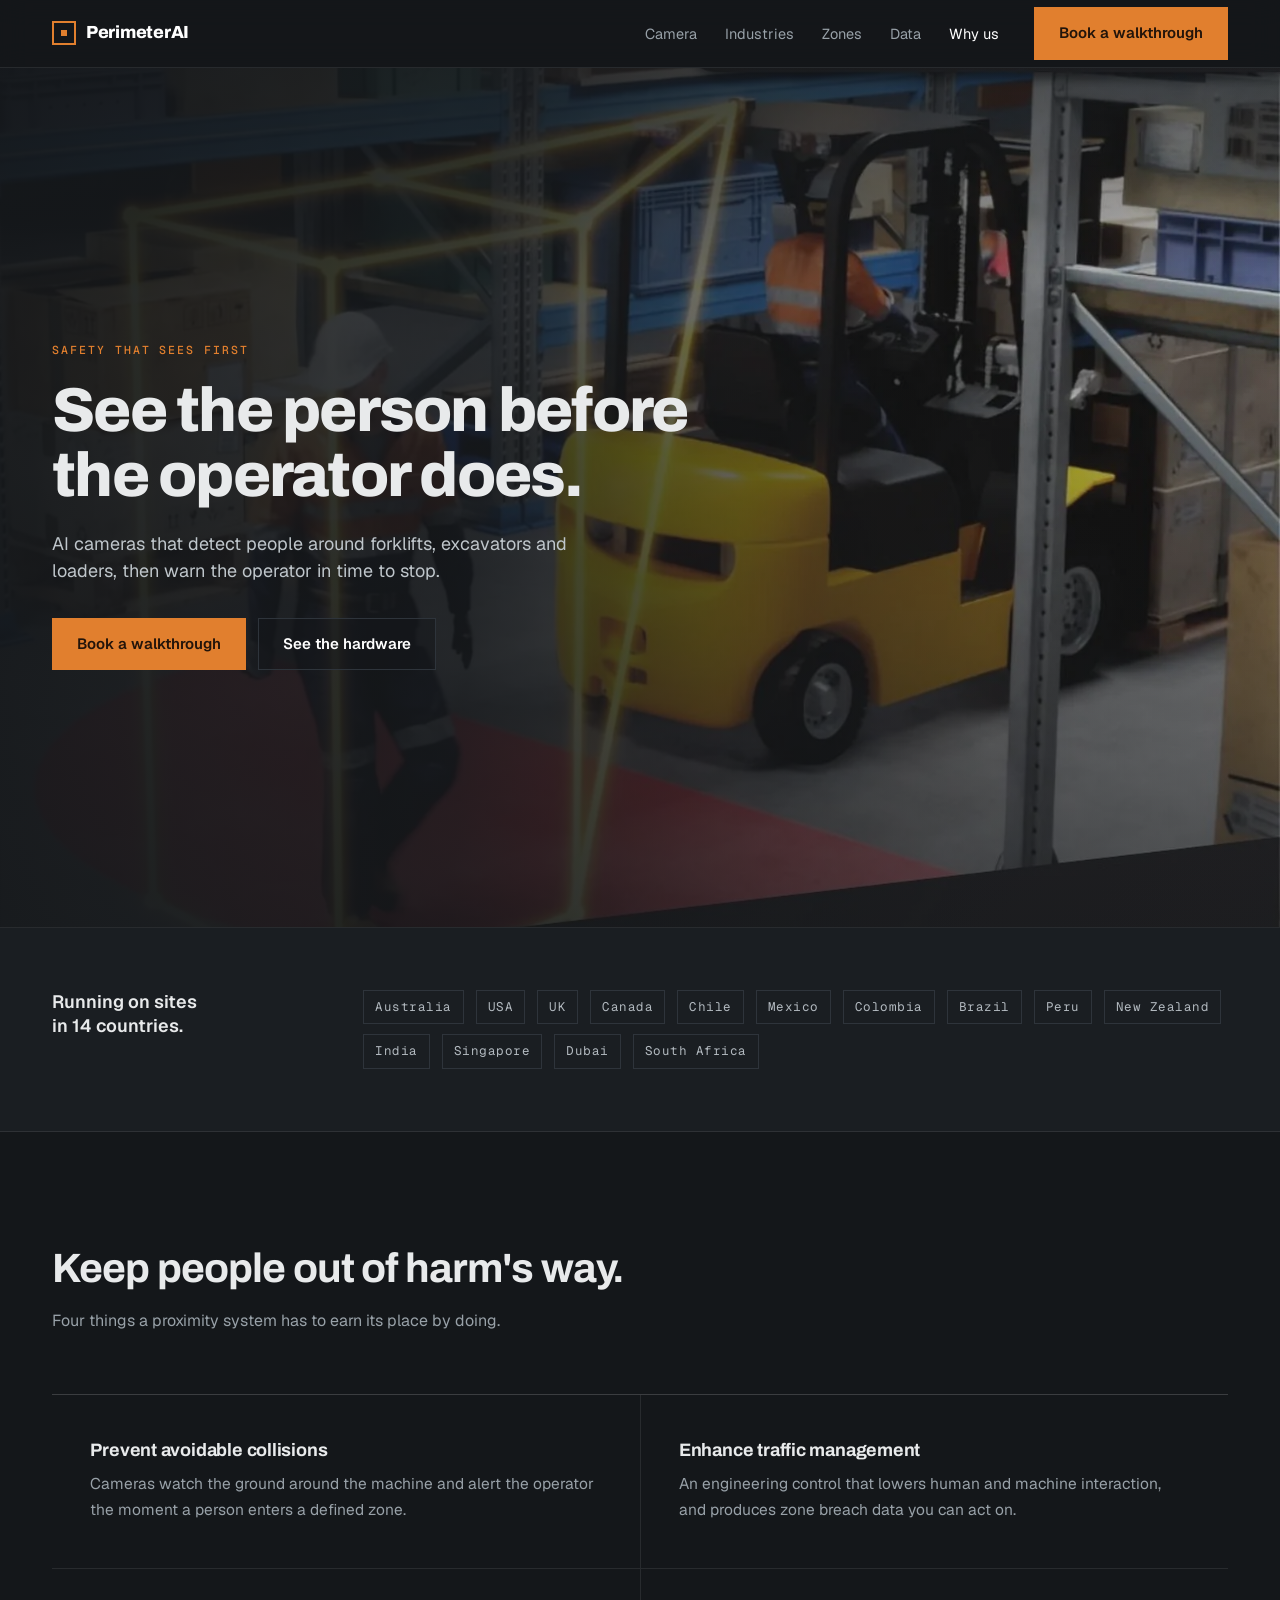
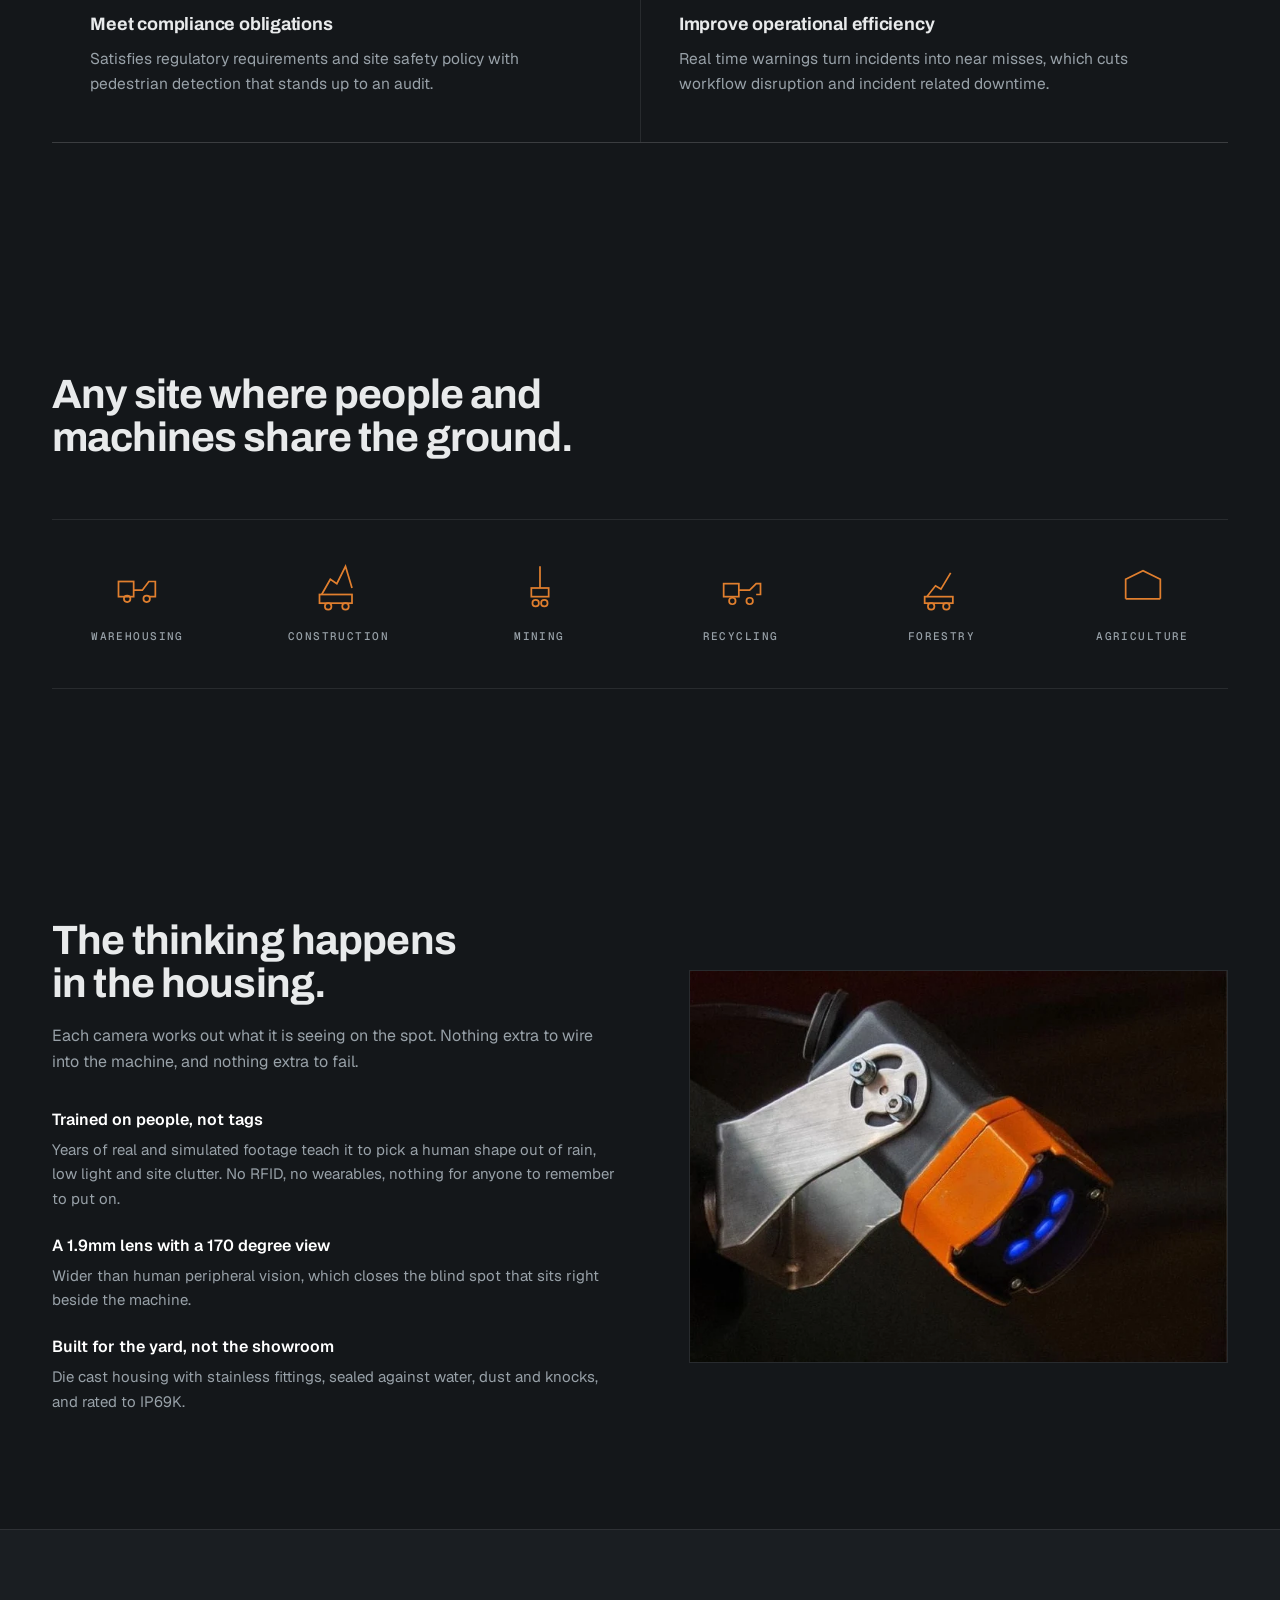
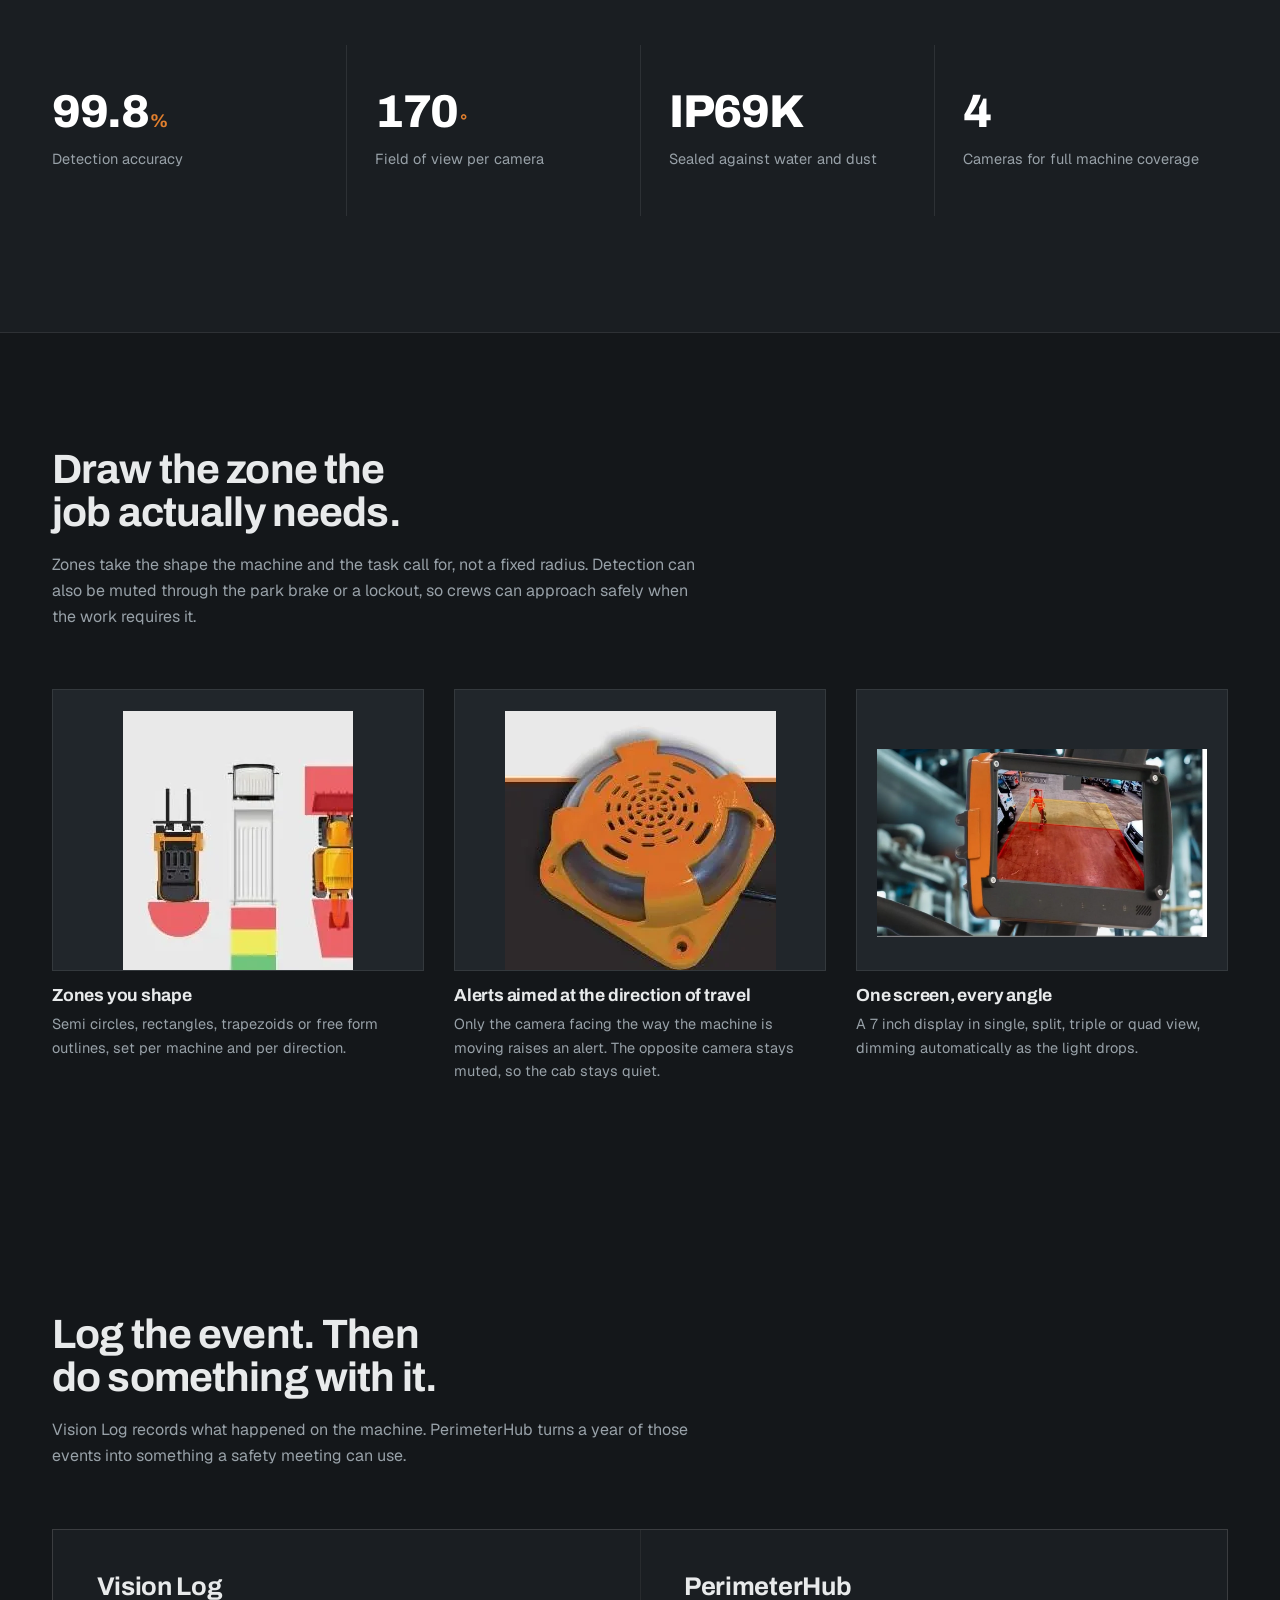
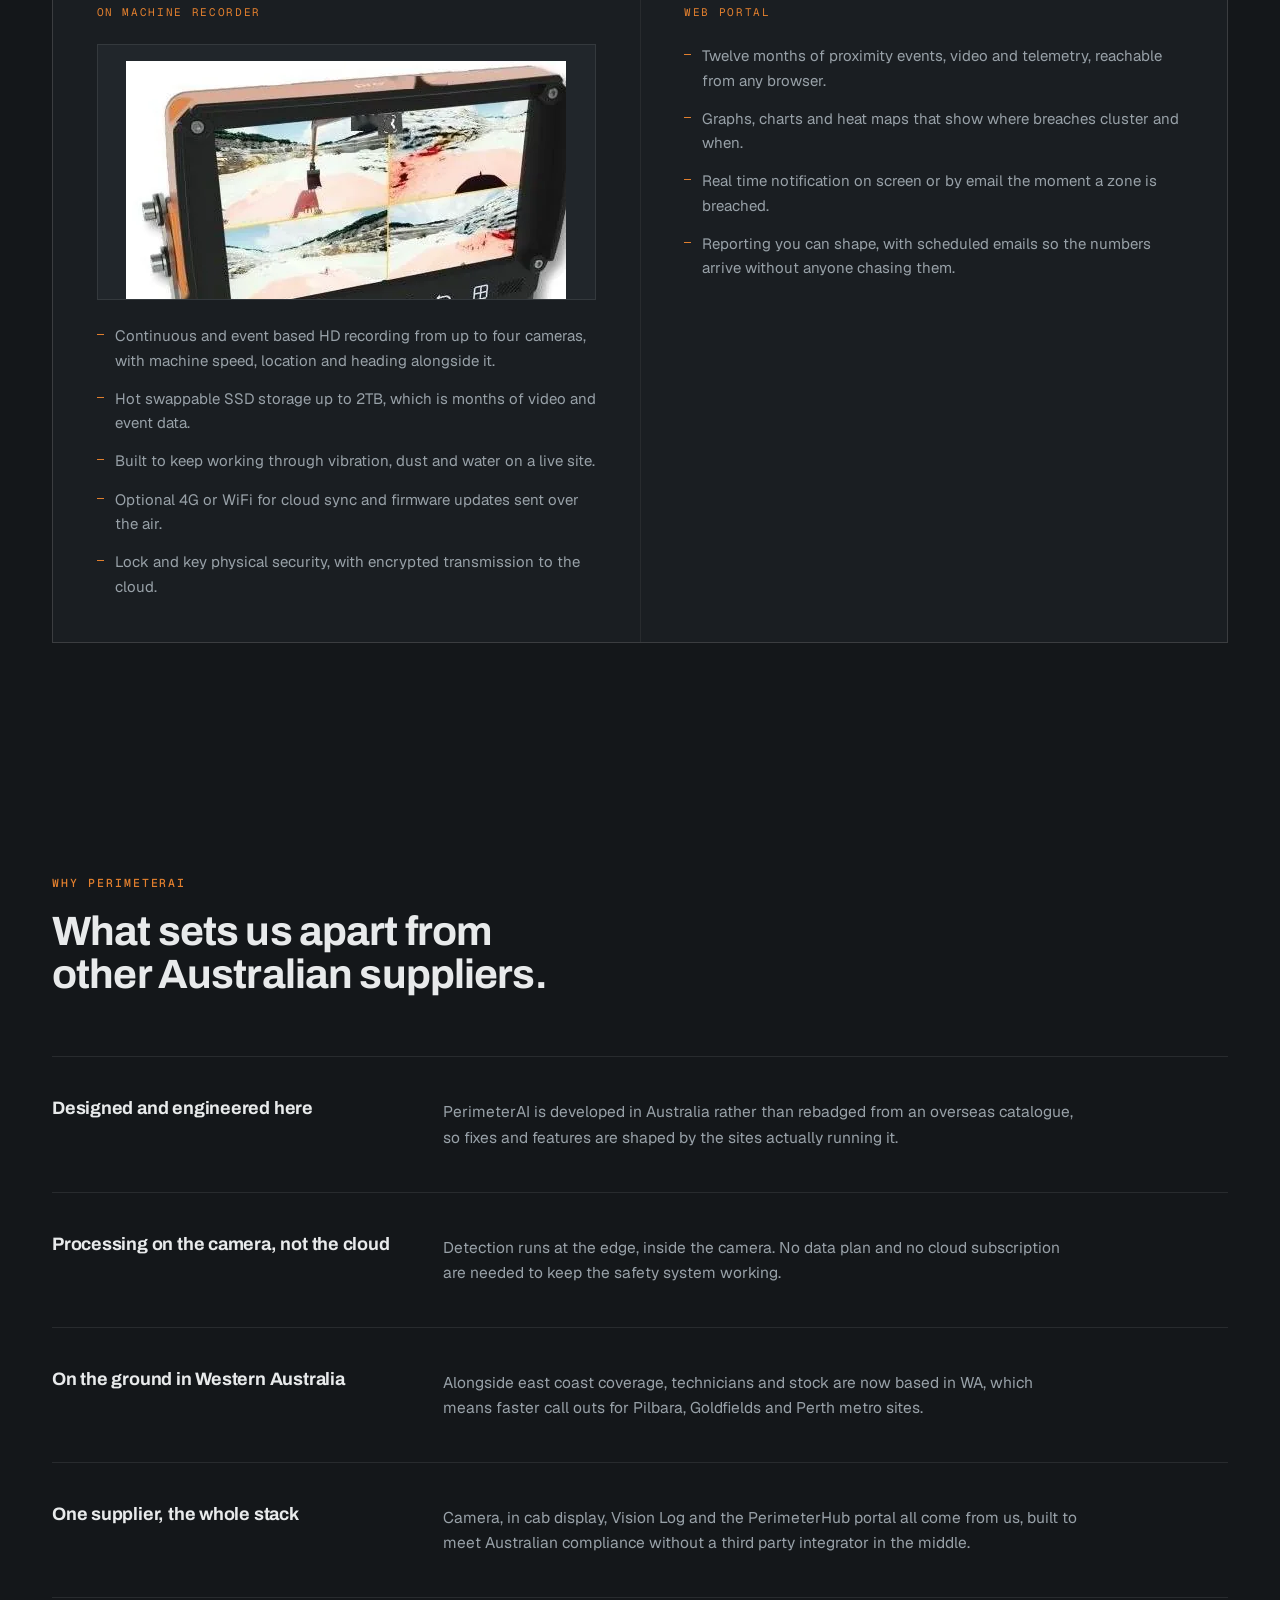
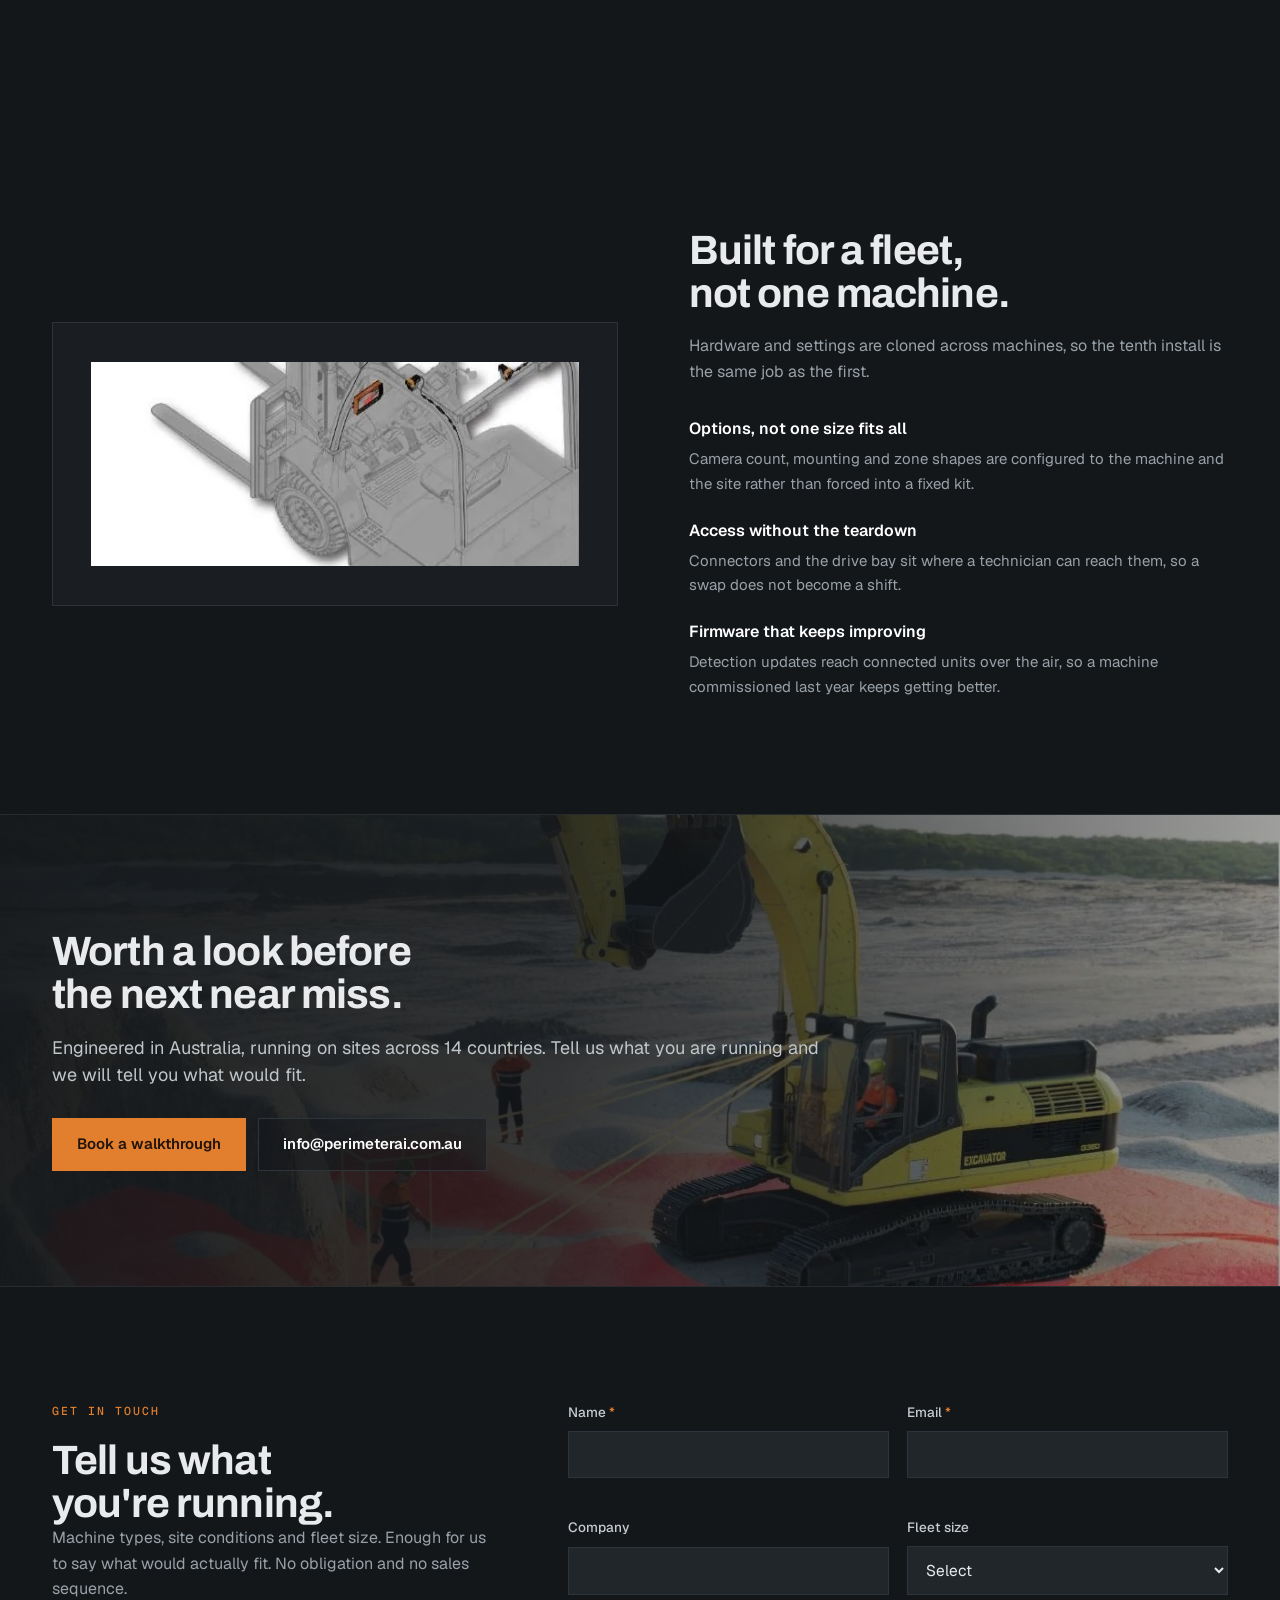
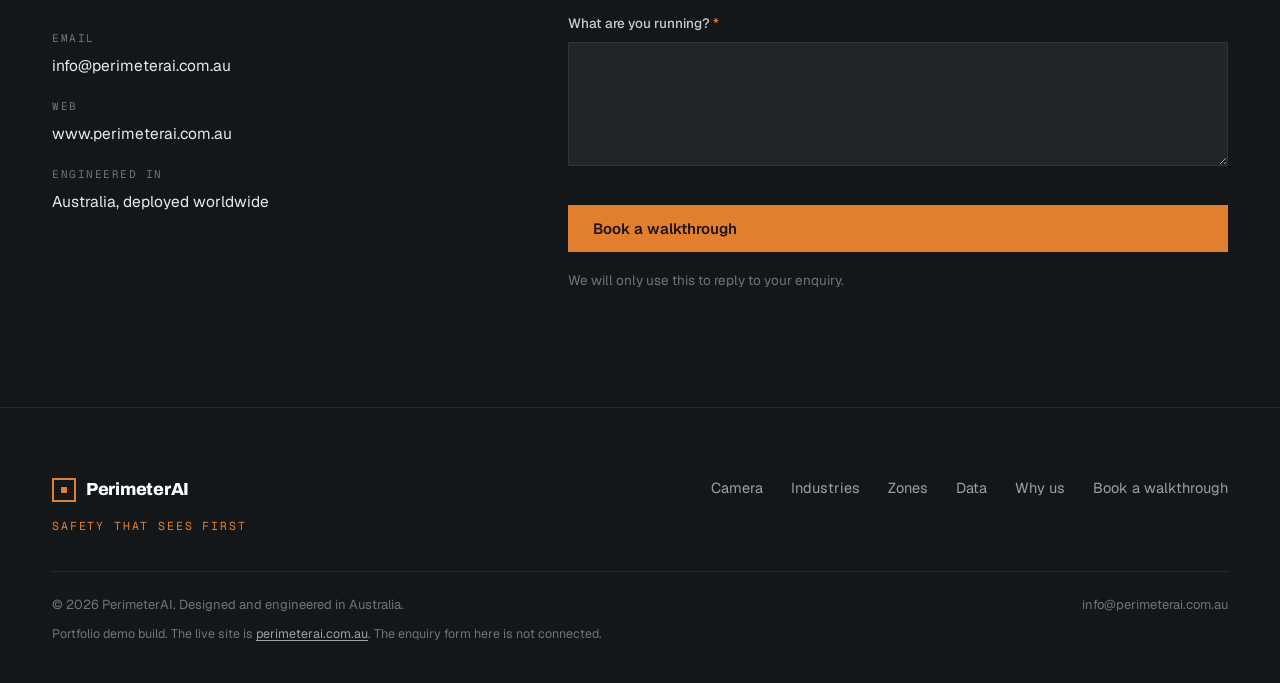
<file: index.html>
<!DOCTYPE html>
<html lang="en-AU" class="no-js">
<head>
<meta charset="utf-8">
<meta name="viewport" content="width=device-width, initial-scale=1">
<title>PerimeterAI - Pedestrian Detection &amp; Proximity Warning Systems</title>
<meta name="description" content="AI proximity cameras that detect people around forklifts, excavators and loaders and warn the operator in real time. 99.8% detection accuracy, 170 degree field of view, IP69K rated. Designed and engineered in Australia.">
<link rel="canonical" href="https://kxngcxzz.github.io/Demo-Perimeter-AI-camera-/">
<meta name="robots" content="noindex, nofollow">
<meta name="theme-color" content="#14171a">

<meta property="og:type" content="website">
<meta property="og:locale" content="en_AU">
<meta property="og:site_name" content="PerimeterAI">
<meta property="og:title" content="PerimeterAI - Safety That Sees First">
<meta property="og:description" content="Proximity camera systems that see the person before the operator does. Edge processing, 170 degree coverage, IP69K rated.">
<meta property="og:url" content="https://kxngcxzz.github.io/Demo-Perimeter-AI-camera-/">
<meta property="og:image" content="https://kxngcxzz.github.io/Demo-Perimeter-AI-camera-/assets/img/hero-warehouse.jpg">
<meta property="og:image:width" content="1600">
<meta property="og:image:height" content="1166">
<meta property="og:image:alt" content="A warehouse worker walking through an AI detected exclusion zone beside a forklift.">
<meta name="twitter:card" content="summary_large_image">
<meta name="twitter:title" content="PerimeterAI - Safety That Sees First">
<meta name="twitter:description" content="Proximity camera systems that see the person before the operator does.">
<meta name="twitter:image" content="https://kxngcxzz.github.io/Demo-Perimeter-AI-camera-/assets/img/hero-warehouse.jpg">

<link rel="icon" href="assets/favicon.svg" type="image/svg+xml">
<link rel="apple-touch-icon" href="assets/apple-touch-icon.png">
<link rel="manifest" href="site.webmanifest">

<link rel="preload" as="font" type="font/woff2" href="assets/fonts/archivo-800.woff2" crossorigin>
<link rel="preload" as="font" type="font/woff2" href="assets/fonts/geist-400.woff2" crossorigin>
<link rel="preload" as="image" href="assets/img/hero-warehouse.webp" type="image/webp" fetchpriority="high">
<link rel="stylesheet" href="assets/css/styles.css">

<script type="application/ld+json">
{
  "@context": "https://schema.org",
  "@type": "Organization",
  "name": "PerimeterAI",
  "slogan": "Safety That Sees First",
  "url": "https://kxngcxzz.github.io/Demo-Perimeter-AI-camera-/",
  "logo": "https://kxngcxzz.github.io/Demo-Perimeter-AI-camera-/assets/favicon.svg",
  "description": "Pedestrian detection and proximity warning systems for forklifts, excavators and loaders.",
  "email": "info@perimeterai.com.au",
  "areaServed": ["AU","US","GB","CA","CL","MX","CO","BR","PE","NZ","IN","SG","AE","ZA"],
  "address": { "@type": "PostalAddress", "addressCountry": "AU" }
}
</script>
<script>document.documentElement.classList.remove("no-js");</script>
</head>
<body>

<a class="skip" href="#main">Skip to main content</a>

<header class="bar">
  <div class="wrap">
    <a class="mark" href="#top" aria-label="PerimeterAI home">
      <span class="g" aria-hidden="true"></span>
      <b>PerimeterAI</b>
    </a>
    <button class="nav-toggle" type="button" aria-expanded="false" aria-controls="primary-nav" aria-label="Open menu">
      <span></span><span></span><span></span>
    </button>
    <nav class="links" id="primary-nav" aria-label="Primary">
      <a href="#camera">Camera</a>
      <a href="#industries">Industries</a>
      <a href="#zones">Zones</a>
      <a href="#data">Data</a>
      <a href="#why">Why us</a>
    </nav>
    <a class="btn btn-primary" href="#contact">Book a walkthrough</a>
  </div>
</header>

<main id="main">

<!-- ============ HERO. Four text elements, nothing more. ============ -->
<section class="hero" id="top">
  <div class="hero-media">
    <picture>
      <source srcset="assets/img/hero-warehouse.webp" type="image/webp">
      <img src="assets/img/hero-warehouse.jpg" width="1600" height="1166" fetchpriority="high" decoding="async"
           alt="A warehouse worker walking through an AI detected exclusion zone beside a moving forklift.">
    </picture>
  </div>
  <div class="wrap">
    <span class="eyebrow">Safety That Sees First</span>
    <h1>See the person before the operator does.</h1>
    <p class="lede">AI cameras that detect people around forklifts, excavators and loaders, then warn the operator in time to stop.</p>
    <div class="hero-ctas">
      <a class="btn btn-primary" href="#contact">Book a walkthrough</a>
      <a class="btn btn-ghost" href="#camera">See the hardware</a>
    </div>
  </div>
</section>

<!-- ============ REACH. Full width band. ============ -->
<section class="reach">
  <div class="wrap inner">
    <h2>Running on sites in 14 countries.</h2>
    <ul class="countries">
      <li>Australia</li><li>USA</li><li>UK</li><li>Canada</li><li>Chile</li>
      <li>Mexico</li><li>Colombia</li><li>Brazil</li><li>Peru</li><li>New Zealand</li>
      <li>India</li><li>Singapore</li><li>Dubai</li><li>South Africa</li>
    </ul>
  </div>
</section>

<!-- ============ OUTCOMES. Hairline divided 2x2, no cards. ============ -->
<section>
  <div class="wrap">
    <div class="head reveal">
      <h2>Keep people out of harm's way.</h2>
      <p>Four things a proximity system has to earn its place by doing.</p>
    </div>
  </div>
  <div class="wrap">
    <div class="outcomes reveal">
      <article>
        <h3>Prevent avoidable collisions</h3>
        <p>Cameras watch the ground around the machine and alert the operator the moment a person enters a defined zone.</p>
      </article>
      <article>
        <h3>Enhance traffic management</h3>
        <p>An engineering control that lowers human and machine interaction, and produces zone breach data you can act on.</p>
      </article>
      <article>
        <h3>Meet compliance obligations</h3>
        <p>Satisfies regulatory requirements and site safety policy with pedestrian detection that stands up to an audit.</p>
      </article>
      <article>
        <h3>Improve operational efficiency</h3>
        <p>Real time warnings turn incidents into near misses, which cuts workflow disruption and incident related downtime.</p>
      </article>
    </div>
  </div>
</section>

<!-- ============ INDUSTRIES. Icon row, client's existing marks. ============ -->
<section id="industries">
  <div class="wrap">
    <div class="head reveal">
      <h2>Any site where people and machines share the ground.</h2>
    </div>
    <ul class="ind-row reveal">
      <li>
        <svg viewBox="0 0 48 48" fill="none" stroke="currentColor" stroke-width="1.6" aria-hidden="true" focusable="false"><rect x="6" y="18" width="14" height="14"/><path d="M20 26h8l6-8h6v14h-6"/><circle cx="14" cy="34" r="3"/><circle cx="32" cy="34" r="3"/></svg>
        <span>Warehousing</span>
      </li>
      <li>
        <svg viewBox="0 0 48 48" fill="none" stroke="currentColor" stroke-width="1.6" aria-hidden="true" focusable="false"><path d="M8 30l8-14 6 4 8-16 6 20"/><rect x="6" y="30" width="30" height="8"/><circle cx="14" cy="41" r="3"/><circle cx="30" cy="41" r="3"/></svg>
        <span>Construction</span>
      </li>
      <li>
        <svg viewBox="0 0 48 48" fill="none" stroke="currentColor" stroke-width="1.6" aria-hidden="true" focusable="false"><path d="M24 4v20"/><rect x="16" y="24" width="16" height="8"/><circle cx="20" cy="38" r="3"/><circle cx="28" cy="38" r="3"/></svg>
        <span>Mining</span>
      </li>
      <li>
        <svg viewBox="0 0 48 48" fill="none" stroke="currentColor" stroke-width="1.6" aria-hidden="true" focusable="false"><rect x="8" y="20" width="14" height="12"/><path d="M22 26h10l6-6h4v10h-4"/><circle cx="16" cy="36" r="3"/><circle cx="32" cy="36" r="3"/></svg>
        <span>Recycling</span>
      </li>
      <li>
        <svg viewBox="0 0 48 48" fill="none" stroke="currentColor" stroke-width="1.6" aria-hidden="true" focusable="false"><path d="M10 32l8-10 5 3 9-15"/><rect x="8" y="32" width="26" height="6"/><circle cx="14" cy="41" r="3"/><circle cx="28" cy="41" r="3"/></svg>
        <span>Forestry</span>
      </li>
      <li>
        <svg viewBox="0 0 48 48" fill="none" stroke="currentColor" stroke-width="1.6" aria-hidden="true" focusable="false"><path d="M8 34V16l16-8 16 8v18"/><path d="M8 34h32"/></svg>
        <span>Agriculture</span>
      </li>
    </ul>
  </div>
</section>

<!-- ============ CAMERA. Split, first of two on the page. ============ -->
<section id="camera">
  <div class="wrap">
    <div class="split media-right reveal">
      <div class="t">
        <h2>The thinking happens in the housing.</h2>
        <p class="dim">Each camera works out what it is seeing on the spot. Nothing extra to wire into the machine, and nothing extra to fail.</p>
        <dl class="deflist">
          <div>
            <dt>Trained on people, not tags</dt>
            <dd>Years of real and simulated footage teach it to pick a human shape out of rain, low light and site clutter. No RFID, no wearables, nothing for anyone to remember to put on.</dd>
          </div>
          <div>
            <dt>A 1.9mm lens with a 170 degree view</dt>
            <dd>Wider than human peripheral vision, which closes the blind spot that sits right beside the machine.</dd>
          </div>
          <div>
            <dt>Built for the yard, not the showroom</dt>
            <dd>Die cast housing with stainless fittings, sealed against water, dust and knocks, and rated to IP69K.</dd>
          </div>
        </dl>
      </div>
      <div class="m">
        <picture>
          <source srcset="assets/img/fig01-camera.webp" type="image/webp">
          <img src="assets/img/fig01-camera.jpg" width="700" height="510" loading="lazy" decoding="async"
               alt="The PerimeterAI camera unit with its die cast housing opened to show the internal processing board.">
        </picture>
      </div>
    </div>
  </div>
</section>

<!-- ============ FIGURES. Divided numeric band. ============ -->
<section class="figures">
  <div class="wrap inner reveal">
    <div><b>99.8<i>%</i></b><span>Detection accuracy</span></div>
    <div><b>170<i>&deg;</i></b><span>Field of view per camera</span></div>
    <div><b>IP69K</b><span>Sealed against water and dust</span></div>
    <div><b>4</b><span>Cameras for full machine coverage</span></div>
  </div>
</section>

<!-- ============ ZONES. Media grid, breaks the split rhythm. ============ -->
<section id="zones">
  <div class="wrap">
    <div class="head reveal">
      <h2>Draw the zone the job actually needs.</h2>
      <p>Zones take the shape the machine and the task call for, not a fixed radius. Detection can also be muted through the park brake or a lockout, so crews can approach safely when the work requires it.</p>
    </div>
    <div class="mgrid reveal">
      <figure>
        <picture>
          <source srcset="assets/img/fig02-zones.webp" type="image/webp">
          <img src="assets/img/fig02-zones.jpg" width="230" height="260" loading="lazy" decoding="async"
               alt="Diagram of coloured detection zones drawn around a forklift, showing graduated warning bands.">
        </picture>
        <figcaption>
          <h3>Zones you shape</h3>
          <p>Semi circles, rectangles, trapezoids or free form outlines, set per machine and per direction.</p>
        </figcaption>
      </figure>
      <figure>
        <picture>
          <source srcset="assets/img/fig03-alerts.webp" type="image/webp">
          <img src="assets/img/fig03-alerts.jpg" width="271" height="260" loading="lazy" decoding="async"
               alt="The in cab alert speaker unit that delivers spoken and tone based proximity warnings.">
        </picture>
        <figcaption>
          <h3>Alerts aimed at the direction of travel</h3>
          <p>Only the camera facing the way the machine is moving raises an alert. The opposite camera stays muted, so the cab stays quiet.</p>
        </figcaption>
      </figure>
      <figure>
        <picture>
          <source srcset="assets/img/fig04-monitor.webp" type="image/webp">
          <img src="assets/img/fig04-monitor.jpg" width="1200" height="686" loading="lazy" decoding="async"
               alt="A 7 inch in cab monitor showing a quad split view from four proximity cameras.">
        </picture>
        <figcaption>
          <h3>One screen, every angle</h3>
          <p>A 7 inch display in single, split, triple or quad view, dimming automatically as the light drops.</p>
        </figcaption>
      </figure>
    </div>
  </div>
</section>

<!-- ============ DATA. Two panel pairing. ============ -->
<section id="data">
  <div class="wrap">
    <div class="head reveal">
      <h2>Log the event. Then do something with it.</h2>
      <p>Vision Log records what happened on the machine. PerimeterHub turns a year of those events into something a safety meeting can use.</p>
    </div>
    <div class="panels reveal">
      <article>
        <h3>Vision Log</h3>
        <span class="role">On machine recorder</span>
        <picture>
          <source srcset="assets/img/fig05-dvhub.webp" type="image/webp">
          <img class="shot" src="assets/img/fig05-dvhub.jpg" width="440" height="300" loading="lazy" decoding="async"
               alt="The Vision Log on machine recorder unit with its hot swappable solid state drive bay.">
        </picture>
        <ul>
          <li>Continuous and event based HD recording from up to four cameras, with machine speed, location and heading alongside it.</li>
          <li>Hot swappable SSD storage up to 2TB, which is months of video and event data.</li>
          <li>Built to keep working through vibration, dust and water on a live site.</li>
          <li>Optional 4G or WiFi for cloud sync and firmware updates sent over the air.</li>
          <li>Lock and key physical security, with encrypted transmission to the cloud.</li>
        </ul>
      </article>
      <article>
        <h3>PerimeterHub</h3>
        <span class="role">Web portal</span>
        <ul>
          <li>Twelve months of proximity events, video and telemetry, reachable from any browser.</li>
          <li>Graphs, charts and heat maps that show where breaches cluster and when.</li>
          <li>Real time notification on screen or by email the moment a zone is breached.</li>
          <li>Reporting you can shape, with scheduled emails so the numbers arrive without anyone chasing them.</li>
        </ul>
      </article>
    </div>
  </div>
</section>

<!-- ============ WHY. Stacked editorial rows. ============ -->
<section id="why">
  <div class="wrap">
    <div class="head reveal">
      <span class="eyebrow">Why PerimeterAI</span>
      <h2>What sets us apart from other Australian suppliers.</h2>
    </div>
    <div class="stack reveal">
      <article>
        <h3>Designed and engineered here</h3>
        <p>PerimeterAI is developed in Australia rather than rebadged from an overseas catalogue, so fixes and features are shaped by the sites actually running it.</p>
      </article>
      <article>
        <h3>Processing on the camera, not the cloud</h3>
        <p>Detection runs at the edge, inside the camera. No data plan and no cloud subscription are needed to keep the safety system working.</p>
      </article>
      <article>
        <h3>On the ground in Western Australia</h3>
        <p>Alongside east coast coverage, technicians and stock are now based in WA, which means faster call outs for Pilbara, Goldfields and Perth metro sites.</p>
      </article>
      <article>
        <h3>One supplier, the whole stack</h3>
        <p>Camera, in cab display, Vision Log and the PerimeterHub portal all come from us, built to meet Australian compliance without a third party integrator in the middle.</p>
      </article>
    </div>
  </div>
</section>

<!-- ============ FLEET. Split, second and last on the page. ============ -->
<section id="install">
  <div class="wrap">
    <div class="split reveal">
      <div class="m plate">
        <picture>
          <source srcset="assets/img/fig06-install.webp" type="image/webp">
          <img src="assets/img/fig06-install.jpg" width="536" height="225" loading="lazy" decoding="async"
               alt="Technical drawing showing camera mounting positions around the body of a haul truck.">
        </picture>
      </div>
      <div class="t">
        <h2>Built for a fleet, not one machine.</h2>
        <p class="dim">Hardware and settings are cloned across machines, so the tenth install is the same job as the first.</p>
        <dl class="deflist">
          <div>
            <dt>Options, not one size fits all</dt>
            <dd>Camera count, mounting and zone shapes are configured to the machine and the site rather than forced into a fixed kit.</dd>
          </div>
          <div>
            <dt>Access without the teardown</dt>
            <dd>Connectors and the drive bay sit where a technician can reach them, so a swap does not become a shift.</dd>
          </div>
          <div>
            <dt>Firmware that keeps improving</dt>
            <dd>Detection updates reach connected units over the air, so a machine commissioned last year keeps getting better.</dd>
          </div>
        </dl>
      </div>
    </div>
  </div>
</section>

<!-- ============ CTA. Full bleed overlay. ============ -->
<section class="cta">
  <div class="cta-media">
    <picture>
      <source srcset="assets/img/cta-excavator.webp" type="image/webp">
      <img src="assets/img/cta-excavator.jpg" width="1276" height="660" loading="lazy" decoding="async"
           alt="An excavator working beside ground crew on a construction site at dusk.">
    </picture>
  </div>
  <div class="wrap reveal">
    <h2>Worth a look before the next near miss.</h2>
    <p class="lede">Engineered in Australia, running on sites across 14 countries. Tell us what you are running and we will tell you what would fit.</p>
    <div class="hero-ctas">
      <a class="btn btn-primary" href="#contact">Book a walkthrough</a>
      <a class="btn btn-ghost" href="mailto:info@perimeterai.com.au">info@perimeterai.com.au</a>
    </div>
  </div>
</section>

<!-- ============ CONTACT ============ -->
<section id="contact">
  <div class="wrap">
    <div class="cgrid">
      <div class="cdetail reveal">
        <span class="eyebrow">Get in touch</span>
        <h2>Tell us what you're running.</h2>
        <p class="dim">Machine types, site conditions and fleet size. Enough for us to say what would actually fit. No obligation and no sales sequence.</p>
        <dl>
          <div><dt>Email</dt><dd><a href="mailto:info@perimeterai.com.au">info@perimeterai.com.au</a></dd></div>
          <div><dt>Web</dt><dd><a href="https://www.perimeterai.com.au/">www.perimeterai.com.au</a></dd></div>
          <div><dt>Engineered in</dt><dd>Australia, deployed worldwide</dd></div>
        </dl>
      </div>

      <form id="enquiry" class="reveal" action="https://formspree.io/f/DEMO_NO_ENDPOINT" method="post" novalidate>
        <div class="pair">
          <div class="field">
            <label for="f-name">Name <span class="req" aria-hidden="true">*</span></label>
            <input id="f-name" name="name" type="text" autocomplete="name" required aria-describedby="e-name">
            <span class="err" id="e-name" role="alert"></span>
          </div>
          <div class="field">
            <label for="f-email">Email <span class="req" aria-hidden="true">*</span></label>
            <input id="f-email" name="email" type="email" autocomplete="email" required aria-describedby="e-email">
            <span class="err" id="e-email" role="alert"></span>
          </div>
        </div>
        <div class="pair">
          <div class="field">
            <label for="f-company">Company</label>
            <input id="f-company" name="company" type="text" autocomplete="organization">
          </div>
          <div class="field">
            <label for="f-fleet">Fleet size</label>
            <select id="f-fleet" name="fleet">
              <option value="">Select</option>
              <option>1 to 5 machines</option>
              <option>6 to 20 machines</option>
              <option>21 to 50 machines</option>
              <option>50+ machines</option>
            </select>
          </div>
        </div>
        <div class="field">
          <label for="f-message">What are you running? <span class="req" aria-hidden="true">*</span></label>
          <textarea id="f-message" name="message" required aria-describedby="e-message"></textarea>
          <span class="err" id="e-message" role="alert"></span>
        </div>
        <div class="hp" aria-hidden="true">
          <label for="f-website">Leave this field empty</label>
          <input id="f-website" name="website" type="text" tabindex="-1" autocomplete="off">
        </div>
        <div class="fstatus" id="fstatus" role="status"></div>
        <button class="btn btn-primary" type="submit">Book a walkthrough</button>
        <p class="fnote">We will only use this to reply to your enquiry.</p>
      </form>
    </div>
  </div>
</section>

</main>

<footer>
  <div class="wrap">
    <div class="ftop">
      <div>
        <a class="mark" href="#top" aria-label="PerimeterAI home">
          <span class="g" aria-hidden="true"></span>
          <b>PerimeterAI</b>
        </a>
        <p class="ftag">Safety That Sees First</p>
      </div>
      <div class="flinks">
        <a href="#camera">Camera</a>
        <a href="#industries">Industries</a>
        <a href="#zones">Zones</a>
        <a href="#data">Data</a>
        <a href="#why">Why us</a>
        <a href="#contact">Book a walkthrough</a>
      </div>
    </div>
    <div class="fbase">
      <span>&copy; <span id="year">2026</span> PerimeterAI. Designed and engineered in Australia.</span>
      <span><a href="mailto:info@perimeterai.com.au">info@perimeterai.com.au</a></span>
      <span class="demo-note">Portfolio demo build. The live site is <a href="https://www.perimeterai.com.au/">perimeterai.com.au</a>. The enquiry form here is not connected.</span>
    </div>
  </div>
</footer>

<script src="assets/js/main.js" defer></script>
</body>
</html>
</file>
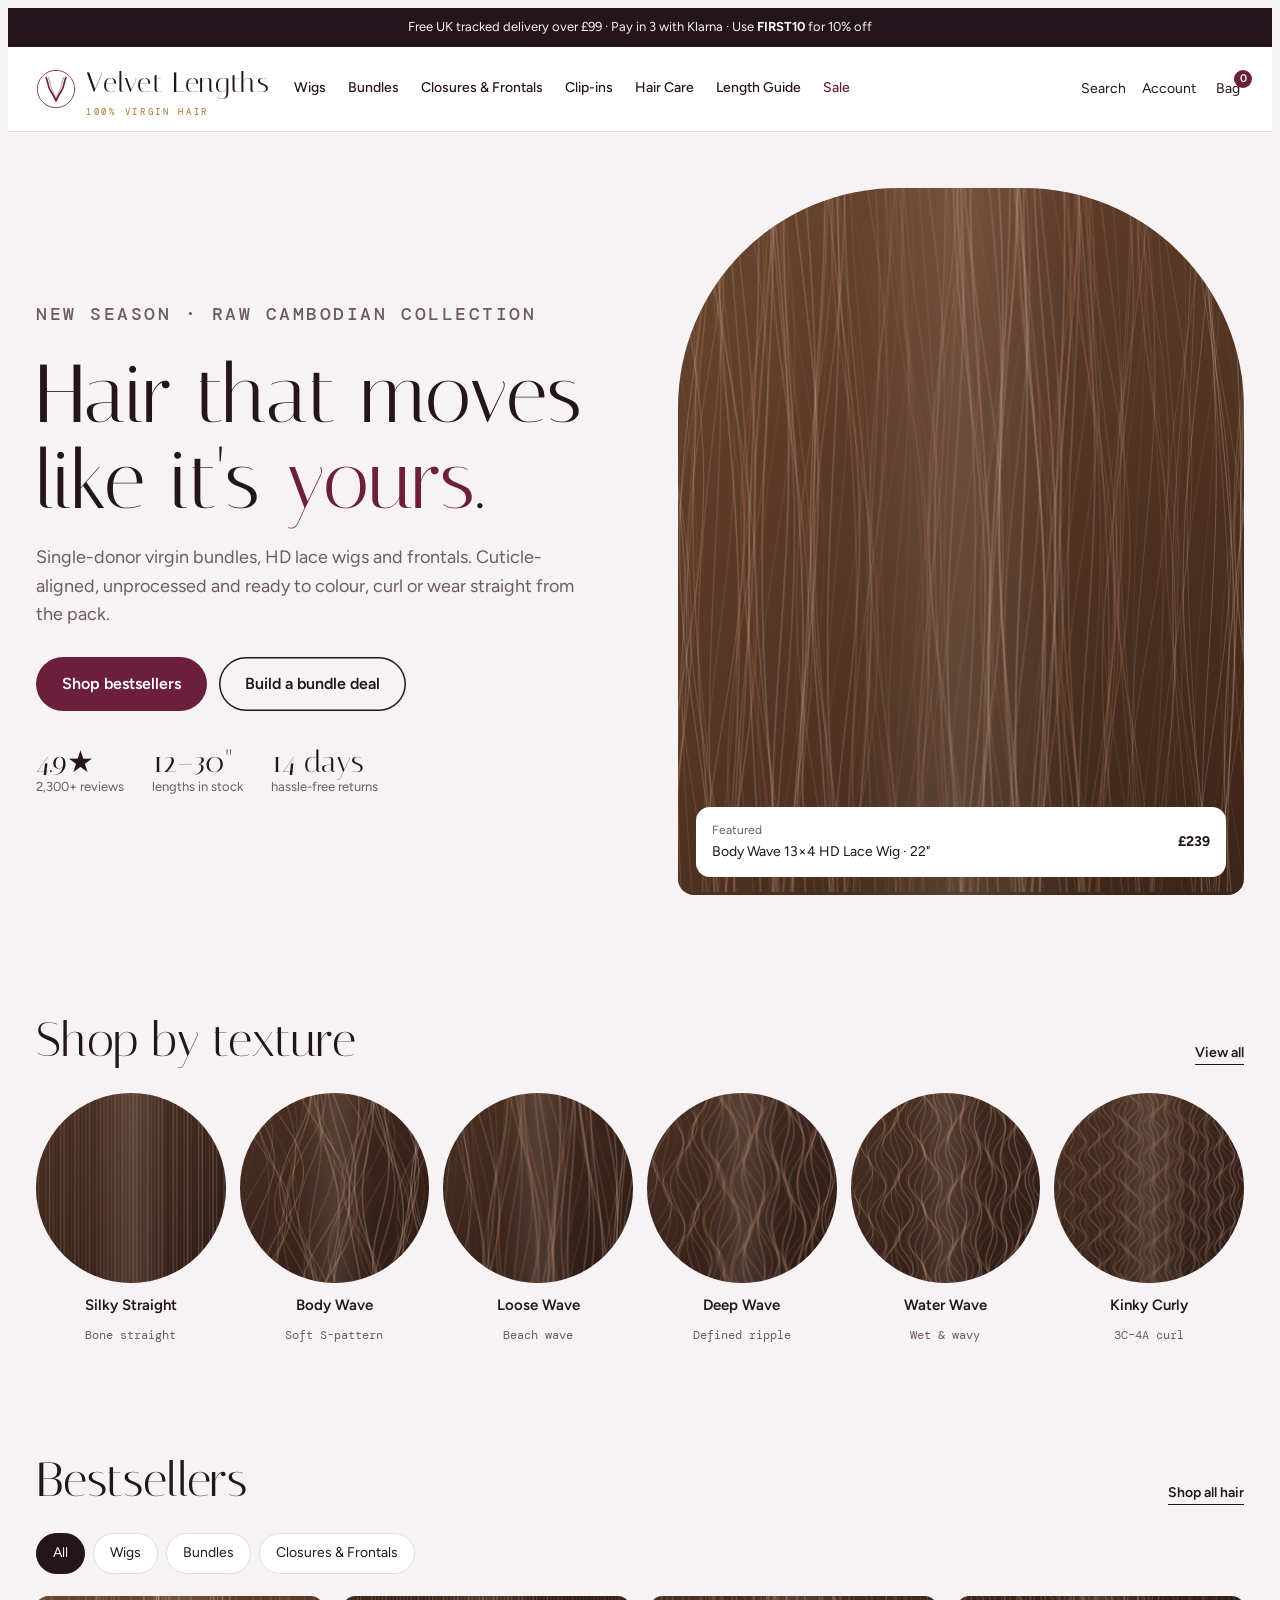
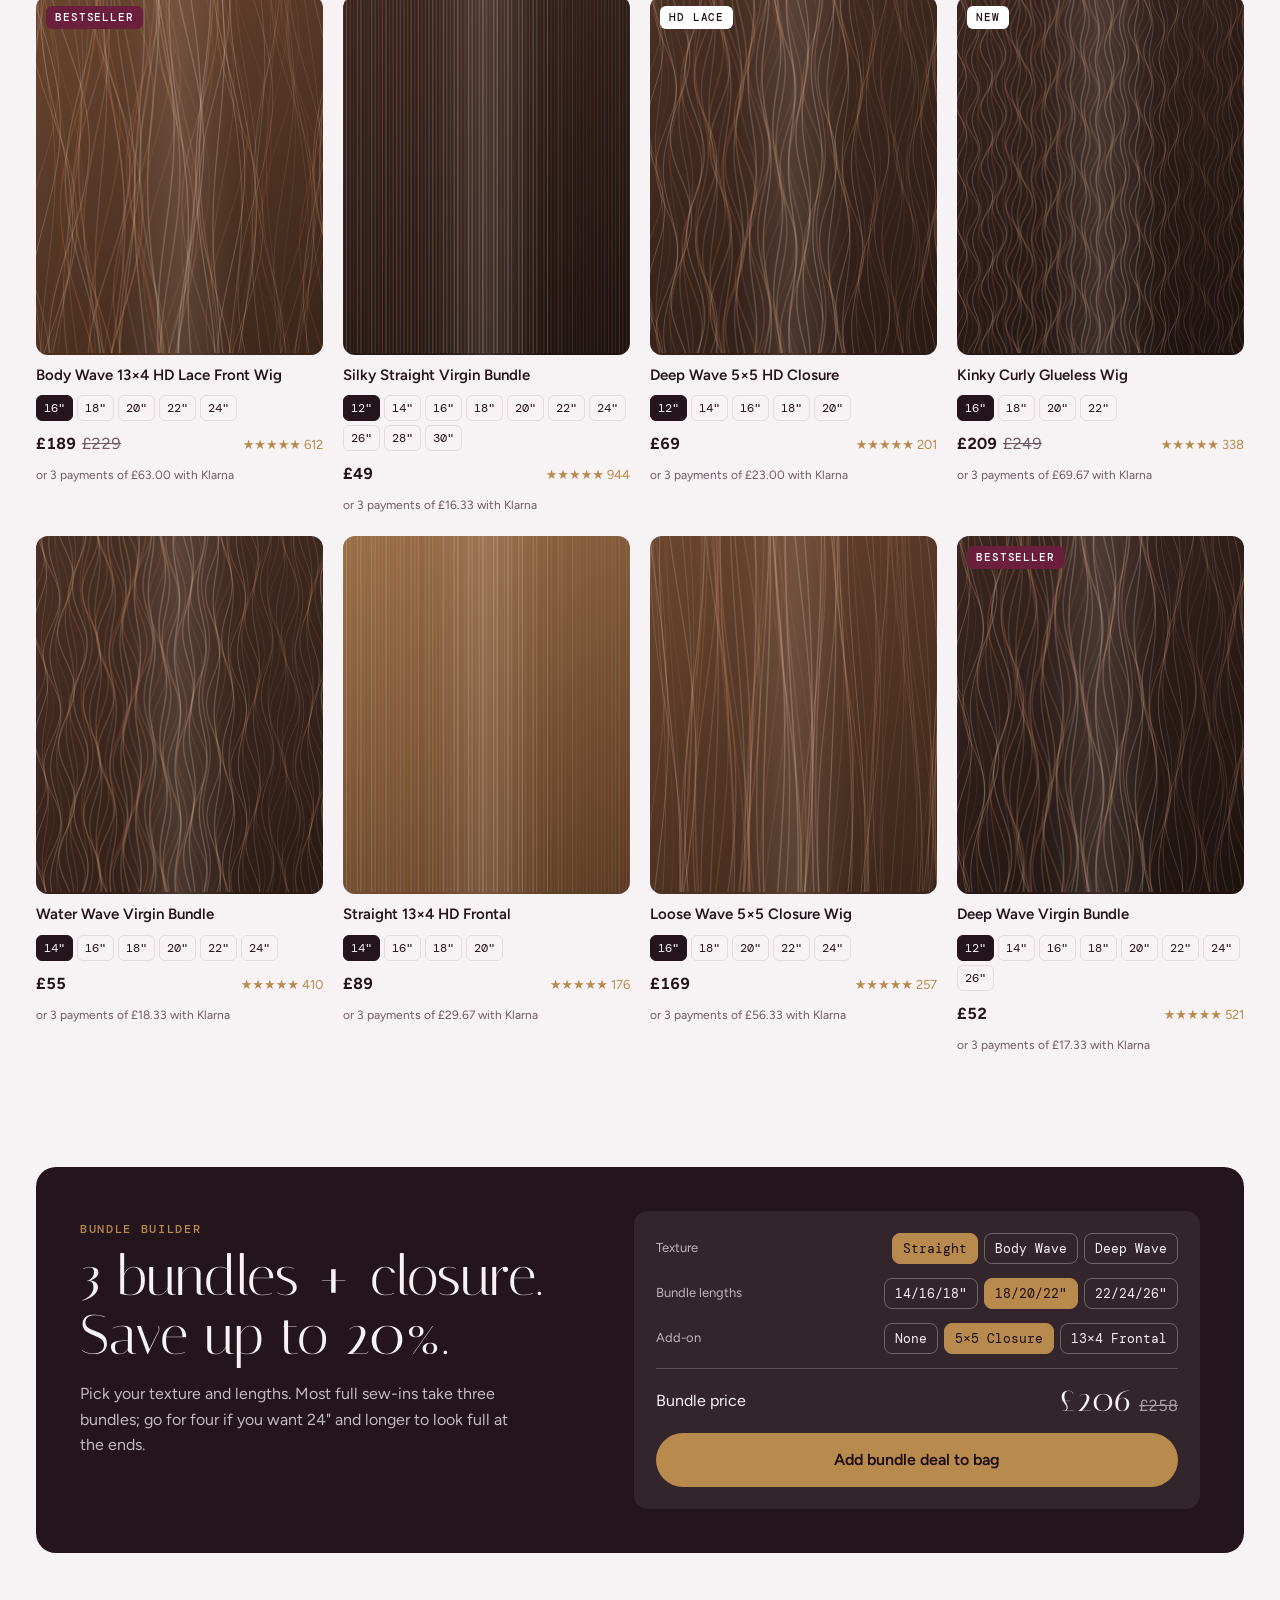
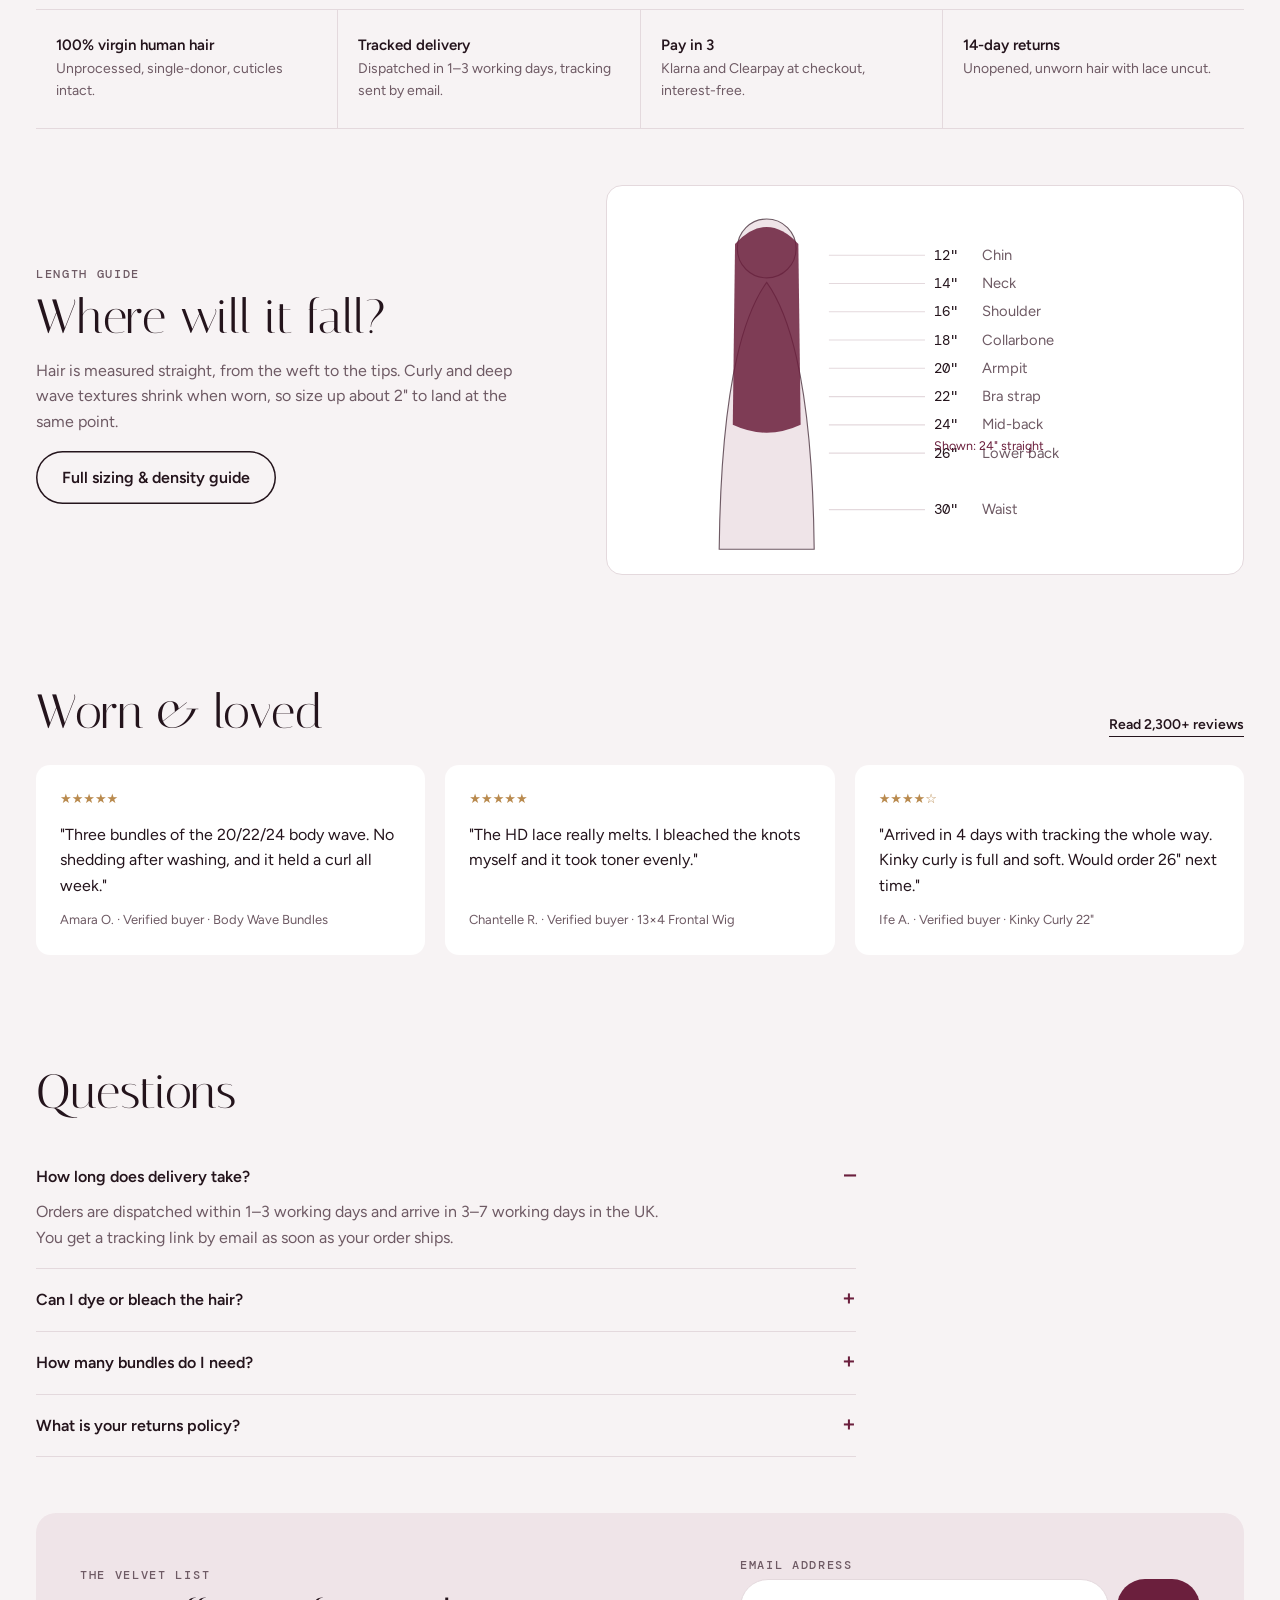
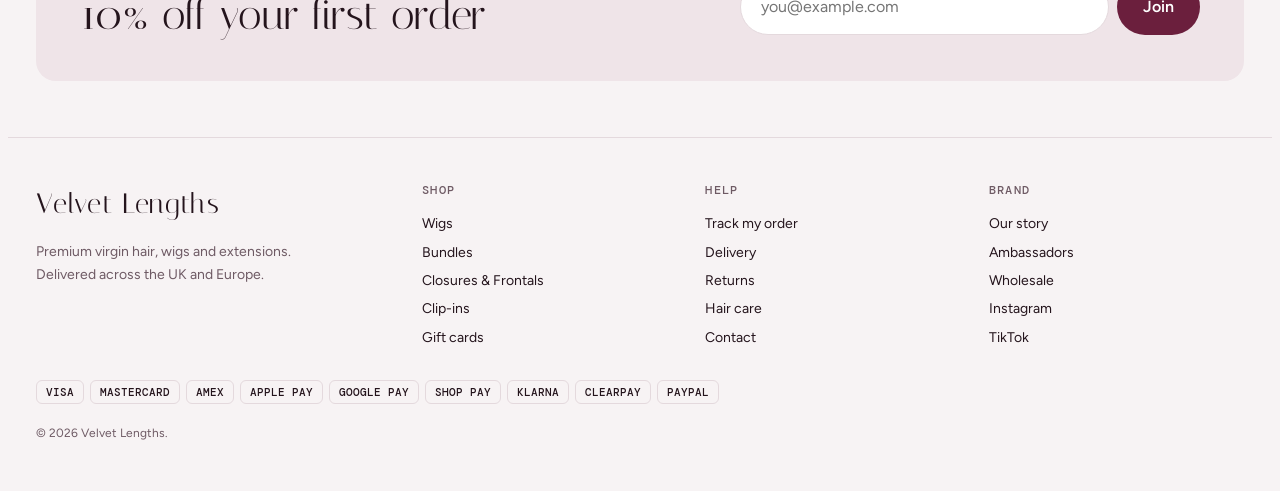
<file: velvet-lengths/index.html>
<!doctype html><html lang="en-GB"><head><meta charset="utf-8"><meta name="viewport" content="width=device-width,initial-scale=1,viewport-fit=cover">
<title>Velvet Lengths Storefront</title>
<meta name="claude:viewport-fit-sides" content="cover">
<link rel="preconnect" href="https://fonts.googleapis.com">
<link rel="stylesheet" href="https://fonts.googleapis.com/css2?family=Italiana&family=Figtree:wght@400;500;600;700&family=DM+Mono:wght@400;500&display=swap">
<style>
/* Layout: editorial storefront — wide hero with texture swatches, then shop rails; mirrors Shopify Dawn sections so it maps 1:1 to theme blocks */
:root{
  --bg:#f7f3f4; --surface:#ffffff; --ink:#24141c; --muted:#6e5a64; --line:#e4d9dd;
  --accent:#6b1f3d; --accent-ink:#fff; --gold:#b98a4e; --soft:#efe4e8;
  --display:"Italiana", "Didot", Georgia, serif;
  --body:"Figtree", system-ui, -apple-system, sans-serif;
  --mono:"DM Mono", ui-monospace, Menlo, monospace;
}
@media (prefers-color-scheme: dark){:root:not([data-theme="light"]){
  --bg:#170d12; --surface:#21141b; --ink:#f3e9ed; --muted:#b8a3ad; --line:#3a2730;
  --accent:#d98aa9; --accent-ink:#1a0c12; --gold:#d6ad74; --soft:#2b1a22; color-scheme:dark}}
:root[data-theme="dark"]{
  --bg:#170d12; --surface:#21141b; --ink:#f3e9ed; --muted:#b8a3ad; --line:#3a2730;
  --accent:#d98aa9; --accent-ink:#1a0c12; --gold:#d6ad74; --soft:#2b1a22; color-scheme:dark}
*{box-sizing:border-box}
body{background:var(--bg);color:var(--ink);font:400 16px/1.6 var(--body)}
a{color:inherit;text-decoration:none}
button{font:inherit;cursor:pointer}
:focus-visible{outline:2px solid var(--accent);outline-offset:2px}
.wrap{max-width:1240px;margin:0 auto;padding-left:max(16px,env(safe-area-inset-left,0px));padding-right:max(16px,env(safe-area-inset-right,0px))}
h1,h2,h3{font-family:var(--display);font-weight:400;text-wrap:balance;margin:0;line-height:1.05}
.eyebrow{font:500 12px/1 var(--mono);letter-spacing:.14em;text-transform:uppercase;color:var(--muted)}
.btn{display:inline-flex;align-items:center;gap:8px;border:0;border-radius:999px;padding:14px 26px;font-weight:600;background:var(--accent);color:var(--accent-ink)}
.btn.ghost{background:transparent;color:var(--ink);box-shadow:inset 0 0 0 1.5px var(--ink)}
.btn:hover{filter:brightness(1.08)}

/* announcement + header */
.announce{background:var(--ink);color:var(--bg);font-size:13px;text-align:center;padding-block:9px}
body::before{content:"";position:fixed;inset:0 0 auto;height:env(safe-area-inset-top,0px);z-index:10;background:var(--surface)}
header{position:sticky;top:env(safe-area-inset-top,0px);z-index:5;background:var(--surface);border-bottom:1px solid var(--line)}
.bar{display:flex;align-items:center;gap:24px;padding-block:14px}
.logo{font-family:var(--display);font-size:28px;letter-spacing:.04em;white-space:nowrap}
.logo small{display:block;font:500 9px/1 var(--mono);letter-spacing:.3em;color:var(--gold);margin-top:2px}
nav{display:flex;gap:22px;flex:1;font-size:14px;font-weight:500;overflow-x:auto;scrollbar-width:none}
nav a{white-space:nowrap;padding-block:4px;border-bottom:1.5px solid transparent}
nav a:hover{border-color:var(--accent)}
nav a.sale{color:var(--accent)}
.icons{display:flex;gap:16px;align-items:center;font-size:14px}
.cart{position:relative;background:none;border:0;color:var(--ink);padding:4px}
.cart b{position:absolute;top:-4px;right:-8px;background:var(--accent);color:var(--accent-ink);font:600 11px/18px var(--body);min-width:18px;border-radius:9px;text-align:center}
@media (max-width:860px){.bar{flex-wrap:wrap;gap:10px}nav{order:3;flex-basis:100%}}

/* hero */
.hero{display:grid;grid-template-columns:1.05fr 1fr;gap:48px;align-items:center;padding-block:56px 64px}
.hero h1{font-size:clamp(44px,6.4vw,88px)}
.hero h1 em{font-style:normal;color:var(--accent)}
.hero p{max-width:46ch;color:var(--muted);font-size:18px;margin:20px 0 28px}
.hero .ctas{display:flex;gap:12px;flex-wrap:wrap}
.proof{display:flex;gap:28px;margin-top:36px;flex-wrap:wrap}
.proof div{font-size:13px;color:var(--muted)}
.proof strong{display:block;font:400 30px/1 var(--display);color:var(--ink)}
.hero-art{position:relative;aspect-ratio:4/5;max-width:100%;border-radius:220px 220px 16px 16px;overflow:hidden;background:var(--soft)}
.hero-art canvas{width:100%;height:100%;display:block}
.tag{position:absolute;left:18px;bottom:18px;right:18px;background:var(--surface);border-radius:14px;padding:14px 16px;display:flex;justify-content:space-between;align-items:center;gap:12px;font-size:14px}
.tag span{color:var(--muted);font-size:12px;display:block}
@media (max-width:860px){.hero{grid-template-columns:1fr;padding-block:32px 40px}.hero-art{aspect-ratio:1/1;border-radius:160px 160px 16px 16px}}

section{padding-block:56px}
.head{display:flex;justify-content:space-between;align-items:end;gap:16px;margin-bottom:28px;flex-wrap:wrap}
.head h2{font-size:clamp(32px,4vw,48px)}
.head a{font-size:14px;font-weight:600;border-bottom:1.5px solid var(--ink)}

/* textures */
.textures{display:grid;grid-template-columns:repeat(6,1fr);gap:14px}
.tex{display:flex;flex-direction:column;gap:10px;font-weight:600;font-size:15px}
.tex canvas{width:100%;aspect-ratio:1;border-radius:50%;background:var(--soft);display:block;transition:transform .3s}
.tex:hover canvas{transform:scale(1.04)}
.tex span{font:400 12px var(--mono);color:var(--muted)}
.tex{text-align:center}
@media (max-width:860px){.textures{grid-template-columns:repeat(3,1fr)}}

/* products */
.filters{display:flex;gap:8px;flex-wrap:wrap;margin-bottom:22px}
.chip{border:1px solid var(--line);background:var(--surface);color:var(--ink);border-radius:999px;padding:8px 16px;font-size:14px}
.chip[aria-pressed="true"]{background:var(--ink);color:var(--bg);border-color:var(--ink)}
.grid{display:grid;grid-template-columns:repeat(4,minmax(0,1fr));gap:20px}
@media (max-width:1000px){.grid{grid-template-columns:repeat(2,minmax(0,1fr))}}
.card{display:flex;flex-direction:column;gap:10px}
.media{position:relative;aspect-ratio:4/5;max-width:100%;border-radius:12px;overflow:hidden;background:var(--soft)}
.media canvas{width:100%;height:100%;display:block}
.badge{position:absolute;top:10px;left:10px;background:var(--surface);font:500 11px/1 var(--mono);letter-spacing:.08em;text-transform:uppercase;padding:6px 9px;border-radius:6px}
.badge.hot{background:var(--accent);color:var(--accent-ink)}
.quick{position:absolute;left:10px;right:10px;bottom:10px;opacity:0;transform:translateY(6px);transition:.2s;justify-content:center}
.card:hover .quick,.quick:focus-visible{opacity:1;transform:none}
@media (hover:none){.quick{opacity:1;transform:none}}
.card h3{font:600 15px/1.35 var(--body)}
.meta{display:flex;justify-content:space-between;align-items:baseline;gap:8px}
.price{font-weight:700;font-variant-numeric:tabular-nums}
.price s{color:var(--muted);font-weight:400;margin-left:6px}
.stars{color:var(--gold);font-size:13px;white-space:nowrap}
.stars i{color:var(--muted);font-style:normal}
.lengths{display:flex;gap:4px;flex-wrap:wrap}
.lengths button{border:1px solid var(--line);background:none;color:var(--ink);border-radius:6px;font:400 12px var(--mono);padding:4px 7px}
.lengths button[aria-pressed="true"]{border-color:var(--ink);background:var(--ink);color:var(--bg)}
.klarna{font-size:12px;color:var(--muted)}

/* bundle builder */
.bundle{background:var(--ink);color:var(--bg);border-radius:20px;display:grid;grid-template-columns:1fr 1.1fr;gap:40px;padding:44px}
.bundle h2{font-size:clamp(34px,4.4vw,56px)}
.bundle p{color:color-mix(in srgb,var(--bg) 75%,transparent);max-width:44ch}
.bundle .eyebrow{color:var(--gold)}
.builder{background:color-mix(in srgb,var(--bg) 7%,transparent);border-radius:14px;padding:22px;display:flex;flex-direction:column;gap:14px;min-width:0}
.row{display:flex;justify-content:space-between;align-items:center;gap:10px;flex-wrap:wrap}
.row label{font-size:13px;color:color-mix(in srgb,var(--bg) 70%,transparent)}
.seg{display:flex;gap:6px;flex-wrap:wrap}
.seg button{background:transparent;color:var(--bg);border:1px solid color-mix(in srgb,var(--bg) 30%,transparent);border-radius:8px;padding:6px 10px;font:400 13px var(--mono)}
.seg button[aria-pressed="true"]{background:var(--gold);color:#1a0c12;border-color:var(--gold)}
.total{border-top:1px solid color-mix(in srgb,var(--bg) 20%,transparent);padding-top:14px;font-variant-numeric:tabular-nums}
.total strong{font:400 34px/1 var(--display)}
.total s{opacity:.6;margin-left:8px}
.bundle .btn{background:var(--gold);color:#1a0c12;justify-content:center}
@media (max-width:860px){.bundle{grid-template-columns:1fr;padding:26px}}

/* usp */
.usps{display:grid;grid-template-columns:repeat(4,1fr);gap:1px;background:var(--line);border-block:1px solid var(--line)}
.usp{background:var(--bg);padding:26px 20px}
.usp h3{font:600 15px var(--body);margin-bottom:4px}
.usp p{margin:0;font-size:14px;color:var(--muted)}
@media (max-width:860px){.usps{grid-template-columns:1fr 1fr}}

/* length guide */
.guide{display:grid;grid-template-columns:.9fr 1.1fr;gap:48px;align-items:center}
.guide p{color:var(--muted);max-width:48ch}
.chart{background:var(--surface);border:1px solid var(--line);border-radius:16px;padding:24px;overflow-x:auto}
.chart svg{display:block;width:100%;min-width:420px;height:auto}
@media (max-width:860px){.guide{grid-template-columns:1fr}}

/* reviews */
.reviews{display:grid;grid-template-columns:repeat(3,1fr);gap:20px}
.review{background:var(--surface);border-radius:14px;padding:24px;display:flex;flex-direction:column;gap:12px}
.review blockquote{margin:0;font-size:16px}
.review footer{font-size:13px;color:var(--muted);margin-top:auto}
@media (max-width:860px){.reviews{grid-template-columns:1fr}}

/* faq */
.faq{max-width:820px}
details{border-bottom:1px solid var(--line);padding-block:18px}
summary{font-weight:600;cursor:pointer;list-style:none;display:flex;justify-content:space-between;gap:16px}
summary::after{content:"+";font-size:22px;line-height:1;color:var(--accent)}
details[open] summary::after{content:"–"}
details p{color:var(--muted);margin:10px 0 0;max-width:65ch}

/* newsletter + footer */
.news{background:var(--soft);border-radius:20px;padding:44px;display:flex;justify-content:space-between;align-items:center;gap:24px;flex-wrap:wrap}
.news h2{font-size:clamp(28px,3.4vw,42px)}
.news form{display:flex;gap:8px;flex-wrap:wrap;flex:1;max-width:460px}
.news input{flex:1;min-width:0;border:1px solid var(--line);background:var(--surface);color:var(--ink);border-radius:999px;padding:14px 20px;font:inherit}
.news .ok{font-size:14px;color:var(--accent);flex-basis:100%;margin:0}
footer.site{border-top:1px solid var(--line);margin-top:56px;padding-block:44px 28px;font-size:14px}
.cols{display:grid;grid-template-columns:1.4fr repeat(3,1fr);gap:28px}
.cols h4{font:500 12px var(--mono);letter-spacing:.12em;text-transform:uppercase;color:var(--muted);margin:0 0 12px}
.cols a{display:block;padding-block:3px}
.pay{display:flex;gap:6px;flex-wrap:wrap;margin-top:28px}
.pay span{border:1px solid var(--line);border-radius:6px;padding:4px 9px;font:500 11px var(--mono)}
@media (max-width:860px){.cols{grid-template-columns:1fr 1fr}}

.toast{position:fixed;left:50%;bottom:calc(20px + env(safe-area-inset-bottom,0px));transform:translateX(-50%);background:var(--ink);color:var(--bg);padding:12px 20px;border-radius:999px;font-size:14px;z-index:20}
@media (prefers-reduced-motion:reduce){*{transition:none!important}}
</style>
</head><body>

<div class="announce">Free UK tracked delivery over £99 · Pay in 3 with Klarna · Use <b>FIRST10</b> for 10% off</div>

<header>
  <div class="wrap bar">
    <a class="logo" href="#" style="display:flex;align-items:center;gap:10px"><svg viewBox="0 0 120 120" width="40" height="40" style="color:var(--accent);flex:none" aria-hidden="true"><g fill="none" stroke="currentColor" stroke-linecap="round"><circle cx="60" cy="60" r="56" stroke-width="2.4"/><path d="M30 26 C38 40 34 52 44 66 C52 78 56 86 60 96M90 26 C82 40 86 52 76 66 C68 78 64 86 60 96" stroke-width="5"/><path d="M36 24 C44 40 42 54 51 68 C56 77 58 84 60 92M84 24 C76 40 78 54 69 68 C64 77 62 84 60 92" stroke-width="2" opacity=".7"/></g></svg><span>Velvet Lengths<small>100% VIRGIN HAIR</small></span></a>
    <nav aria-label="Main">
      <a href="#shop">Wigs</a><a href="#shop">Bundles</a><a href="#shop">Closures &amp; Frontals</a>
      <a href="#shop">Clip-ins</a><a href="#shop">Hair Care</a><a href="#guide">Length Guide</a><a class="sale" href="#shop">Sale</a>
    </nav>
    <div class="icons">
      <a href="#">Search</a><a href="#">Account</a>
      <button class="cart" id="cartBtn" aria-label="Cart">Bag <b id="cartCount">0</b></button>
    </div>
  </div>
</header>

<main>
  <div class="wrap hero">
    <div>
      <p class="eyebrow">New season · Raw Cambodian collection</p>
      <h1>Hair that moves<br>like it's <em>yours</em>.</h1>
      <p>Single-donor virgin bundles, HD lace wigs and frontals. Cuticle-aligned, unprocessed and ready to colour, curl or wear straight from the pack.</p>
      <div class="ctas"><a class="btn" href="#shop">Shop bestsellers</a><a class="btn ghost" href="#bundle">Build a bundle deal</a></div>
      <div class="proof">
        <div><strong>4.9★</strong>2,300+ reviews</div>
        <div><strong>12–30"</strong>lengths in stock</div>
        <div><strong>14 days</strong>hassle-free returns</div>
      </div>
    </div>
    <div class="hero-art">
      <canvas data-tex="body" data-tone="2" aria-hidden="true"></canvas>
      <div class="tag"><div><span>Featured</span>Body Wave 13×4 HD Lace Wig · 22"</div><b>£239</b></div>
    </div>
  </div>

  <section class="wrap" aria-labelledby="t-tex">
    <div class="head"><h2 id="t-tex">Shop by texture</h2><a href="#shop">View all</a></div>
    <div class="textures">
      <a class="tex" href="#shop"><canvas data-tex="straight"></canvas>Silky Straight<span>Bone straight</span></a>
      <a class="tex" href="#shop"><canvas data-tex="body"></canvas>Body Wave<span>Soft S-pattern</span></a>
      <a class="tex" href="#shop"><canvas data-tex="loose"></canvas>Loose Wave<span>Beach wave</span></a>
      <a class="tex" href="#shop"><canvas data-tex="deep"></canvas>Deep Wave<span>Defined ripple</span></a>
      <a class="tex" href="#shop"><canvas data-tex="water"></canvas>Water Wave<span>Wet &amp; wavy</span></a>
      <a class="tex" href="#shop"><canvas data-tex="kinky"></canvas>Kinky Curly<span>3C–4A curl</span></a>
    </div>
  </section>

  <section class="wrap" id="shop" aria-labelledby="t-best">
    <div class="head"><h2 id="t-best">Bestsellers</h2><a href="#">Shop all hair</a></div>
    <div class="filters" role="group" aria-label="Filter products">
      <button class="chip" aria-pressed="true" data-f="all">All</button>
      <button class="chip" aria-pressed="false" data-f="wig">Wigs</button>
      <button class="chip" aria-pressed="false" data-f="bundle">Bundles</button>
      <button class="chip" aria-pressed="false" data-f="closure">Closures &amp; Frontals</button>
    </div>
    <div class="grid" id="grid"></div>
  </section>

  <section class="wrap" id="bundle">
    <div class="bundle">
      <div>
        <p class="eyebrow">Bundle builder</p>
        <h2>3 bundles + closure.<br>Save up to 20%.</h2>
        <p>Pick your texture and lengths. Most full sew-ins take three bundles; go for four if you want 24" and longer to look full at the ends.</p>
      </div>
      <div class="builder">
        <div class="row"><label>Texture</label><div class="seg" data-k="tex"><button aria-pressed="true">Straight</button><button aria-pressed="false">Body Wave</button><button aria-pressed="false">Deep Wave</button></div></div>
        <div class="row"><label>Bundle lengths</label><div class="seg" data-k="len"><button aria-pressed="false">14/16/18"</button><button aria-pressed="true">18/20/22"</button><button aria-pressed="false">22/24/26"</button></div></div>
        <div class="row"><label>Add-on</label><div class="seg" data-k="add"><button aria-pressed="false">None</button><button aria-pressed="true">5×5 Closure</button><button aria-pressed="false">13×4 Frontal</button></div></div>
        <div class="row total"><span>Bundle price</span><span><strong id="bTotal">£0</strong><s id="bWas"></s></span></div>
        <button class="btn" id="bAdd">Add bundle deal to bag</button>
      </div>
    </div>
  </section>

  <div class="wrap"><div class="usps">
    <div class="usp"><h3>100% virgin human hair</h3><p>Unprocessed, single-donor, cuticles intact.</p></div>
    <div class="usp"><h3>Tracked delivery</h3><p>Dispatched in 1–3 working days, tracking sent by email.</p></div>
    <div class="usp"><h3>Pay in 3</h3><p>Klarna and Clearpay at checkout, interest-free.</p></div>
    <div class="usp"><h3>14-day returns</h3><p>Unopened, unworn hair with lace uncut.</p></div>
  </div></div>

  <section class="wrap" id="guide" aria-labelledby="t-guide">
    <div class="guide">
      <div>
        <p class="eyebrow">Length guide</p>
        <h2 id="t-guide" style="font-size:clamp(32px,4vw,48px);margin:10px 0 16px">Where will it fall?</h2>
        <p>Hair is measured straight, from the weft to the tips. Curly and deep wave textures shrink when worn, so size up about 2" to land at the same point.</p>
        <a class="btn ghost" href="#">Full sizing &amp; density guide</a>
      </div>
      <div class="chart"><svg id="lenChart" viewBox="0 0 520 300" role="img" aria-label="Hair length guide from 12 to 30 inches"></svg></div>
    </div>
  </section>

  <section class="wrap" aria-labelledby="t-rev">
    <div class="head"><h2 id="t-rev">Worn &amp; loved</h2><a href="#">Read 2,300+ reviews</a></div>
    <div class="reviews">
      <article class="review"><div class="stars">★★★★★</div><blockquote>"Three bundles of the 20/22/24 body wave. No shedding after washing, and it held a curl all week."</blockquote><footer>Amara O. · Verified buyer · Body Wave Bundles</footer></article>
      <article class="review"><div class="stars">★★★★★</div><blockquote>"The HD lace really melts. I bleached the knots myself and it took toner evenly."</blockquote><footer>Chantelle R. · Verified buyer · 13×4 Frontal Wig</footer></article>
      <article class="review"><div class="stars">★★★★☆</div><blockquote>"Arrived in 4 days with tracking the whole way. Kinky curly is full and soft. Would order 26" next time."</blockquote><footer>Ife A. · Verified buyer · Kinky Curly 22"</footer></article>
    </div>
  </section>

  <section class="wrap" aria-labelledby="t-faq">
    <div class="head"><h2 id="t-faq">Questions</h2></div>
    <div class="faq">
      <details open><summary>How long does delivery take?</summary><p>Orders are dispatched within 1–3 working days and arrive in 3–7 working days in the UK. You get a tracking link by email as soon as your order ships.</p></details>
      <details><summary>Can I dye or bleach the hair?</summary><p>Yes. Our hair is unprocessed natural colour 1B, so it can be lifted, toned and heat styled. We recommend a strand test and a professional colourist for anything past level 8.</p></details>
      <details><summary>How many bundles do I need?</summary><p>Three bundles suit most full heads up to 22". For 24" and longer, or for a very full look, choose four. Add a closure or frontal for a leave-out free install.</p></details>
      <details><summary>What is your returns policy?</summary><p>Return unopened, unworn hair with the lace uncut within 14 days of delivery. Start a return from your account page.</p></details>
    </div>
  </section>

  <div class="wrap"><div class="news">
    <div><p class="eyebrow">The Velvet list</p><h2>10% off your first order</h2></div>
    <form id="newsForm"><label for="email" class="eyebrow" style="flex-basis:100%">Email address</label><input id="email" type="email" required placeholder="you@example.com"><button class="btn">Join</button><p class="ok" id="newsOk" hidden>You're on the list. Your code is FIRST10.</p></form>
  </div></div>
</main>

<footer class="site"><div class="wrap">
  <div class="cols">
    <div><div class="logo">Velvet Lengths</div><p style="color:var(--muted);max-width:32ch">Premium virgin hair, wigs and extensions. Delivered across the UK and Europe.</p></div>
    <div><h4>Shop</h4><a href="#">Wigs</a><a href="#">Bundles</a><a href="#">Closures &amp; Frontals</a><a href="#">Clip-ins</a><a href="#">Gift cards</a></div>
    <div><h4>Help</h4><a href="#">Track my order</a><a href="#">Delivery</a><a href="#">Returns</a><a href="#">Hair care</a><a href="#">Contact</a></div>
    <div><h4>Brand</h4><a href="#">Our story</a><a href="#">Ambassadors</a><a href="#">Wholesale</a><a href="#">Instagram</a><a href="#">TikTok</a></div>
  </div>
  <div class="pay"><span>VISA</span><span>MASTERCARD</span><span>AMEX</span><span>APPLE PAY</span><span>GOOGLE PAY</span><span>SHOP PAY</span><span>KLARNA</span><span>CLEARPAY</span><span>PAYPAL</span></div>
  <p style="color:var(--muted);font-size:12px;margin-top:20px">© 2026 Velvet Lengths.</p>
</div></footer>

<div class="toast" id="toast" hidden></div>

<script>
const tones=[["#2a1a14","#4a3024"],["#1c1210","#3b2620"],["#3a2418","#6a4630"],["#5a3a24","#9a7048"]];
const shapes={straight:[0,0],body:[18,.9],loose:[12,.6],deep:[9,2.2],water:[7,3.2],kinky:[5,6]};
function drawHair(c){
  const r=c.getBoundingClientRect(),d=devicePixelRatio||1,w=c.width=Math.max(1,r.width*d),h=c.height=Math.max(1,r.height*d);
  const x=c.getContext("2d"),[amp,freq]=shapes[c.dataset.tex]||shapes.body,t=tones[+c.dataset.tone||0];
  const g=x.createLinearGradient(0,0,w,h);g.addColorStop(0,t[1]);g.addColorStop(1,t[0]);x.fillStyle=g;x.fillRect(0,0,w,h);
  const n=Math.round(w/(3*d));
  for(let i=0;i<n;i++){
    const x0=(i/n)*w*1.2-w*.1,ph=Math.sin(i*.37)*2,a=amp*d*(.8+.4*Math.sin(i*1.7));
    x.beginPath();
    for(let y=0;y<=h;y+=4*d){const px=x0+Math.sin(y/h*Math.PI*2*freq+ph)*a+Math.sin(y/(h*.5))*amp*d*.3;y?x.lineTo(px,y):x.moveTo(px,y)}
    const l=40+Math.abs(Math.sin(i*2.3))*45;
    x.strokeStyle=`hsla(${22+Math.sin(i)*6},45%,${l}%,${.08+Math.abs(Math.sin(i*.9))*.18})`;x.lineWidth=(.6+Math.abs(Math.sin(i*3.1)))*d;x.stroke();
  }
  const sh=x.createLinearGradient(0,0,w,0);sh.addColorStop(.3,"rgba(255,230,210,0)");sh.addColorStop(.5,"rgba(255,230,210,.12)");sh.addColorStop(.7,"rgba(255,230,210,0)");x.fillStyle=sh;x.fillRect(0,0,w,h);
}
const products=[
  {n:"Body Wave 13×4 HD Lace Front Wig",t:"wig",tex:"body",tone:2,from:189,was:229,lens:[16,18,20,22,24],r:4.9,c:612,b:"Bestseller"},
  {n:"Silky Straight Virgin Bundle",t:"bundle",tex:"straight",tone:1,from:49,lens:[12,14,16,18,20,22,24,26,28,30],r:4.8,c:944},
  {n:"Deep Wave 5×5 HD Closure",t:"closure",tex:"deep",tone:0,from:69,lens:[12,14,16,18,20],r:4.8,c:201,b:"HD lace"},
  {n:"Kinky Curly Glueless Wig",t:"wig",tex:"kinky",tone:1,from:209,was:249,lens:[16,18,20,22],r:4.9,c:338,b:"New"},
  {n:"Water Wave Virgin Bundle",t:"bundle",tex:"water",tone:0,from:55,lens:[14,16,18,20,22,24],r:4.7,c:410},
  {n:"Straight 13×4 HD Frontal",t:"closure",tex:"straight",tone:3,from:89,lens:[14,16,18,20],r:4.8,c:176},
  {n:"Loose Wave 5×5 Closure Wig",t:"wig",tex:"loose",tone:2,from:169,lens:[16,18,20,22,24],r:4.8,c:257},
  {n:"Deep Wave Virgin Bundle",t:"bundle",tex:"deep",tone:1,from:52,lens:[12,14,16,18,20,22,24,26],r:4.9,c:521,b:"Bestseller"}
];
const price=(p,l)=>p.from+(l-p.lens[0])/2*(p.t==="bundle"?8:p.t==="wig"?20:12);
const grid=document.getElementById("grid");
function render(f){
  grid.innerHTML="";
  products.filter(p=>f==="all"||p.t===f).forEach(p=>{
    const el=document.createElement("article");el.className="card";let sel=p.lens[0];
    const stars="★".repeat(Math.round(p.r))+"<i>"+"★".repeat(5-Math.round(p.r))+"</i>";
    el.innerHTML=`<div class="media"><canvas data-tex="${p.tex}" data-tone="${p.tone}" aria-hidden="true"></canvas>${p.b?`<span class="badge ${p.b==="Bestseller"?"hot":""}">${p.b}</span>`:""}<button class="btn quick">Add to bag</button></div>
    <h3>${p.n}</h3><div class="lengths" role="group" aria-label="Length">${p.lens.map(l=>`<button aria-pressed="${l===sel}" data-l="${l}">${l}"</button>`).join("")}</div>
    <div class="meta"><span class="price"></span><span class="stars" aria-label="${p.r} out of 5">${stars} ${p.c}</span></div><span class="klarna"></span>`;
    const upd=()=>{const v=price(p,sel),w=p.was?v+(p.was-p.from):0;el.querySelector(".price").innerHTML=`£${v}${w?`<s>£${w}</s>`:""}`;el.querySelector(".klarna").textContent=`or 3 payments of £${(v/3).toFixed(2)} with Klarna`};
    el.querySelectorAll(".lengths button").forEach(b=>b.onclick=()=>{sel=+b.dataset.l;el.querySelectorAll(".lengths button").forEach(o=>o.setAttribute("aria-pressed",o===b));upd()});
    el.querySelector(".quick").onclick=()=>addToBag(`${p.n}, ${sel}"`);
    upd();grid.appendChild(el);
  });
  grid.querySelectorAll("canvas").forEach(drawHair);
}
document.querySelectorAll(".chip").forEach(c=>c.onclick=()=>{document.querySelectorAll(".chip").forEach(o=>o.setAttribute("aria-pressed",o===c));render(c.dataset.f)});
let count=0;const toast=document.getElementById("toast");let tt;
function addToBag(name){count++;document.getElementById("cartCount").textContent=count;toast.textContent=`Added to bag: ${name}`;toast.hidden=false;clearTimeout(tt);tt=setTimeout(()=>toast.hidden=true,2400)}

// bundle builder
const lenBase=[159,189,229],addOn=[0,69,89],texAdj=[0,6,12];
const seg=k=>[...document.querySelectorAll(`.seg[data-k="${k}"] button`)].findIndex(b=>b.getAttribute("aria-pressed")==="true");
function bundle(){const full=lenBase[seg("len")]+addOn[seg("add")]+texAdj[seg("tex")],disc=seg("add")?.8:.88,v=Math.round(full*disc);
  document.getElementById("bTotal").textContent=`£${v}`;document.getElementById("bWas").textContent=`£${full}`}
document.querySelectorAll(".seg button").forEach(b=>b.onclick=()=>{b.parentNode.querySelectorAll("button").forEach(o=>o.setAttribute("aria-pressed",o===b));bundle()});
document.getElementById("bAdd").onclick=()=>addToBag("Bundle deal");
document.getElementById("cartBtn").onclick=()=>{toast.textContent=count?`${count} item${count>1?"s":""} in your bag`:"Your bag is empty";toast.hidden=false;clearTimeout(tt);tt=setTimeout(()=>toast.hidden=true,2000)};
document.getElementById("newsForm").addEventListener("submit",e=>{e.preventDefault();document.getElementById("newsOk").hidden=false});

// length chart: silhouette with fall points
function chart(){
  const s=document.getElementById("lenChart"),pts=[[12,"Chin"],[14,"Neck"],[16,"Shoulder"],[18,"Collarbone"],[20,"Armpit"],[22,"Bra strap"],[24,"Mid-back"],[26,"Lower back"],[30,"Waist"]];
  const y=i=>40+(i-12)*12.5;
  let o=`<circle cx="120" cy="34" r="26" fill="var(--soft)" stroke="var(--muted)"/><path d="M78 300 Q80 120 120 64 Q160 120 162 300Z" fill="var(--soft)" stroke="var(--muted)"/>`;
  o+=`<path d="M92 30 Q120 0 148 30 L150 ${y(24)} Q120 ${y(24)+14} 90 ${y(24)}Z" fill="var(--accent)" opacity=".85"/>`;
  pts.forEach(([l,lab])=>{o+=`<line x1="175" x2="260" y1="${y(l)}" y2="${y(l)}" stroke="var(--line)"/><text x="268" y="${y(l)+4}" font-family="DM Mono, monospace" font-size="12" fill="var(--ink)">${l}"</text><text x="310" y="${y(l)+4}" font-family="Figtree, sans-serif" font-size="13" fill="var(--muted)">${lab}</text>`});
  o+=`<text x="268" y="${y(24)+22}" font-family="Figtree, sans-serif" font-size="11" fill="var(--accent)">Shown: 24" straight</text>`;
  s.innerHTML=o;
}
render("all");bundle();chart();
const redraw=()=>document.querySelectorAll("canvas[data-tex]").forEach(drawHair);
redraw();addEventListener("resize",()=>{clearTimeout(window._r);window._r=setTimeout(redraw,150)});
document.fonts&&document.fonts.ready.then(redraw);
</script>
</body></html>
</file>
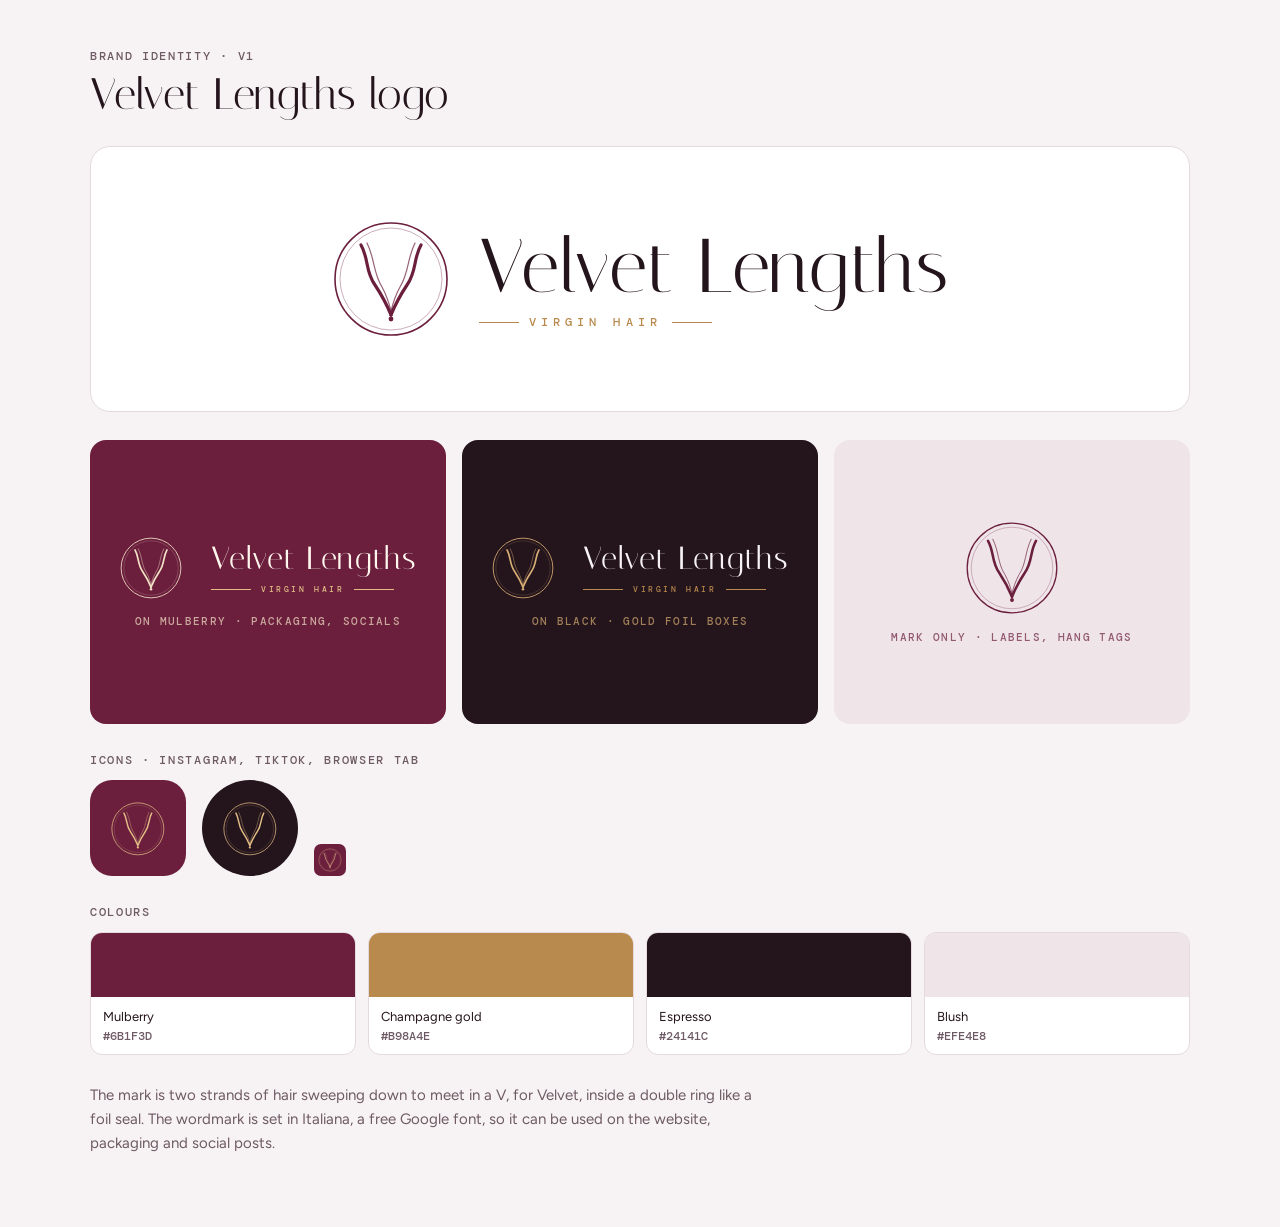
<file: velvet-lengths/logo.html>
<!doctype html><html lang="en-GB"><head><meta charset="utf-8"><meta name="viewport" content="width=device-width,initial-scale=1,viewport-fit=cover">
<title>Velvet Lengths Logo</title>
<meta name="claude:viewport-fit-sides" content="cover">
<link rel="stylesheet" href="https://fonts.googleapis.com/css2?family=Italiana&family=Figtree:wght@400;600&family=DM+Mono:wght@500&display=swap">
<style>
/* Layout: logo sheet — primary lockup large, then variants on brand surfaces */
:root{--bg:#f7f3f4;--surface:#fff;--ink:#24141c;--muted:#6e5a64;--line:#e4d9dd;--plum:#6b1f3d;--gold:#b98a4e;--blush:#efe4e8;
  --display:"Italiana","Didot",Georgia,serif;--body:"Figtree",system-ui,sans-serif;--mono:"DM Mono",ui-monospace,monospace}
@media (prefers-color-scheme:dark){:root:not([data-theme="light"]){--bg:#170d12;--surface:#21141b;--ink:#f3e9ed;--muted:#b8a3ad;--line:#3a2730;color-scheme:dark}}
:root[data-theme="dark"]{--bg:#170d12;--surface:#21141b;--ink:#f3e9ed;--muted:#b8a3ad;--line:#3a2730;color-scheme:dark}
body{background:var(--bg);color:var(--ink);font:400 15px/1.6 var(--body)}
.wrap{max-width:1100px;margin:0 auto;padding-block:40px 64px;padding-left:max(16px,env(safe-area-inset-left,0px));padding-right:max(16px,env(safe-area-inset-right,0px));display:flex;flex-direction:column;gap:28px}
.eyebrow{font:500 12px var(--mono);letter-spacing:.14em;text-transform:uppercase;color:var(--muted);margin:0}
h1{font:400 clamp(30px,4vw,44px)/1.1 var(--display);margin:6px 0 0}
.hero{background:var(--surface);border:1px solid var(--line);border-radius:20px;padding:clamp(28px,6vw,72px);display:flex;justify-content:center}
.lockup{display:flex;align-items:center;gap:clamp(14px,3vw,28px);color:var(--plum)}
.lockup .mark{width:clamp(64px,12vw,120px);height:auto;flex:none}
.word{font-family:var(--display);line-height:1;letter-spacing:.06em}
.word b{display:block;font-weight:400;font-size:clamp(34px,7vw,76px);color:var(--ink)}
.word span{display:flex;align-items:center;gap:10px;font:500 clamp(9px,1.2vw,12px) var(--mono);letter-spacing:.42em;color:var(--gold);margin-top:10px}
.word span::before,.word span::after{content:"";height:1px;flex:1;background:var(--gold);max-width:40px}
.grid{display:grid;grid-template-columns:repeat(3,minmax(0,1fr));gap:16px}
@media (max-width:760px){.grid{grid-template-columns:1fr}}
.tile{border-radius:16px;padding:32px 20px;display:flex;flex-direction:column;align-items:center;gap:14px;min-height:220px;justify-content:center}
.tile p{margin:0;font:500 11px var(--mono);letter-spacing:.12em;text-transform:uppercase;opacity:.7}
.t-plum{background:#6b1f3d;color:#f3e2c7}.t-plum .word b{color:#fff7ee}.t-plum .word span{color:#e2bd86}.t-plum .word span::before,.t-plum .word span::after{background:#e2bd86}
.t-ink{background:#24141c;color:#d6ad74}.t-ink .word b{color:#f7f3f4}
.t-blush{background:#efe4e8;color:#6b1f3d}.t-blush .word b{color:#24141c}
.tile .lockup{color:inherit}.tile .mark{width:64px}.tile .word b{font-size:32px}.tile .word span{font-size:8px;letter-spacing:.32em}
.icons{display:flex;gap:16px;flex-wrap:wrap;align-items:end}
.app{width:96px;height:96px;border-radius:22px;background:#6b1f3d;color:#e2bd86;display:grid;place-items:center}
.app.round{border-radius:50%;background:#24141c}
.app svg{width:58%}
.fav{width:32px;height:32px;border-radius:7px;background:#6b1f3d;color:#e2bd86;display:grid;place-items:center}.fav svg{width:24px}
.swatches{display:grid;grid-template-columns:repeat(4,minmax(0,1fr));gap:12px}
@media (max-width:760px){.swatches{grid-template-columns:1fr 1fr}}
.sw{border:1px solid var(--line);border-radius:12px;overflow:hidden;background:var(--surface)}
.sw div{height:64px}.sw p{margin:0;padding:10px 12px;font-size:13px}.sw code{font:500 12px var(--mono);color:var(--muted);display:block}
.notes{color:var(--muted);max-width:68ch;margin:0}
</style>
</head><body>

<svg width="0" height="0" style="position:absolute" aria-hidden="true">
  <symbol id="vl" viewBox="0 0 120 120">
    <circle cx="60" cy="60" r="56" fill="none" stroke="currentColor" stroke-width="1.6"/>
    <circle cx="60" cy="60" r="51" fill="none" stroke="currentColor" stroke-width=".6" opacity=".6"/>
    <!-- two hair strands sweeping down to meet as a V -->
    <path d="M30 26 C38 40 34 52 44 66 C52 78 56 86 60 96" fill="none" stroke="currentColor" stroke-width="3.2" stroke-linecap="round"/>
    <path d="M36 24 C44 40 42 54 51 68 C56 77 58 84 60 92" fill="none" stroke="currentColor" stroke-width="1.2" stroke-linecap="round" opacity=".7"/>
    <path d="M90 26 C82 40 86 52 76 66 C68 78 64 86 60 96" fill="none" stroke="currentColor" stroke-width="3.2" stroke-linecap="round"/>
    <path d="M84 24 C76 40 78 54 69 68 C64 77 62 84 60 92" fill="none" stroke="currentColor" stroke-width="1.2" stroke-linecap="round" opacity=".7"/>
    <circle cx="60" cy="100" r="2.4" fill="currentColor"/>
  </symbol>
</svg>

<div class="wrap">
  <div><p class="eyebrow">Brand identity · v1</p><h1>Velvet Lengths logo</h1></div>

  <div class="hero" aria-label="Primary logo">
    <div class="lockup"><svg class="mark" viewBox="0 0 120 120"><use href="#vl"/></svg>
      <div class="word"><b>Velvet Lengths</b><span>VIRGIN HAIR</span></div></div>
  </div>

  <div class="grid">
    <div class="tile t-plum"><div class="lockup"><svg class="mark" viewBox="0 0 120 120"><use href="#vl"/></svg><div class="word"><b>Velvet Lengths</b><span>VIRGIN HAIR</span></div></div><p>On mulberry · packaging, socials</p></div>
    <div class="tile t-ink"><div class="lockup"><svg class="mark" viewBox="0 0 120 120"><use href="#vl"/></svg><div class="word"><b>Velvet Lengths</b><span>VIRGIN HAIR</span></div></div><p>On black · gold foil boxes</p></div>
    <div class="tile t-blush"><svg class="mark" viewBox="0 0 120 120" style="width:96px"><use href="#vl"/></svg><p>Mark only · labels, hang tags</p></div>
  </div>

  <div>
    <p class="eyebrow" style="margin-bottom:12px">Icons · Instagram, TikTok, browser tab</p>
    <div class="icons">
      <div class="app"><svg viewBox="0 0 120 120"><use href="#vl"/></svg></div>
      <div class="app round"><svg viewBox="0 0 120 120"><use href="#vl"/></svg></div>
      <div class="fav"><svg viewBox="0 0 120 120"><use href="#vl"/></svg></div>
    </div>
  </div>

  <div>
    <p class="eyebrow" style="margin-bottom:12px">Colours</p>
    <div class="swatches">
      <div class="sw"><div style="background:#6b1f3d"></div><p>Mulberry<code>#6B1F3D</code></p></div>
      <div class="sw"><div style="background:#b98a4e"></div><p>Champagne gold<code>#B98A4E</code></p></div>
      <div class="sw"><div style="background:#24141c"></div><p>Espresso<code>#24141C</code></p></div>
      <div class="sw"><div style="background:#efe4e8"></div><p>Blush<code>#EFE4E8</code></p></div>
    </div>
  </div>

  <p class="notes">The mark is two strands of hair sweeping down to meet in a V, for Velvet, inside a double ring like a foil seal. The wordmark is set in Italiana, a free Google font, so it can be used on the website, packaging and social posts.</p>
</div>
</body></html>
</file>
<file: assets/css/styles.css>
/* ==========================================================================
   PerimeterAI. Safety That Sees First.
   Accent is the brand orange taken from the pitch deck (#E8770A), desaturated
   to 75% so it sits in the neutrals instead of vibrating against them.
   One theme (dark), one accent, one corner radius (0). No exceptions.
   ========================================================================== */
@import url("fonts.css");

/* --------------------------------------------------------------------------
   1. Tokens
   -------------------------------------------------------------------------- */
:root {
  --ground:     #14171a;
  --raise:      #1a1e22;
  --raise-2:    #21262b;
  --line:       rgba(255, 255, 255, 0.085);
  --line-firm:  #2e343b;

  --accent:     #e17f2e;
  --accent-lift:#f0913f;
  --accent-ink: #22140a;

  --text:       #e8eaeb;
  --dim:        #98a1a8;
  --quiet:      #6c757d;

  --display: "Archivo", "Helvetica Neue", Arial, sans-serif;
  --body:    "Geist", -apple-system, BlinkMacSystemFont, "Segoe UI", Arial, sans-serif;
  --mono:    "Geist Mono", ui-monospace, "SFMono-Regular", Consolas, monospace;

  --s-1:  clamp(13px, 0.85vw, 14px);
  --s0:   clamp(16px, 1.05vw, 17px);
  --s1:   clamp(18px, 1.35vw, 21px);
  --s2:   clamp(23px, 2vw, 29px);
  --s3:   clamp(29px, 3.2vw, 43px);
  --s4:   clamp(36px, 4.9vw, 62px);

  --nav-h: 68px;
  --wrap: 1220px;
  --gutter: clamp(20px, 4.2vw, 52px);
}

/* --------------------------------------------------------------------------
   2. Base
   -------------------------------------------------------------------------- */
*, *::before, *::after { box-sizing: border-box; margin: 0; padding: 0; }

html {
  scroll-behavior: smooth;
  scroll-padding-top: calc(var(--nav-h) + 16px);
  -webkit-text-size-adjust: 100%;
}

body {
  background: var(--ground);
  color: var(--text);
  font-family: var(--body);
  font-size: var(--s0);
  line-height: 1.62;
  -webkit-font-smoothing: antialiased;
  overflow-x: hidden;
}

a { color: inherit; text-decoration: none; }
/* height:auto is not cosmetic here. The width/height attributes on each <img>
   set a presentational height, so scaling width alone distorts every photo.
   This keeps aspect ratio correct everywhere images are fluid. */
img { display: block; max-width: 100%; height: auto; }
::selection { background: var(--accent); color: var(--accent-ink); }
:focus-visible { outline: 2px solid var(--accent); outline-offset: 3px; }

.wrap { width: min(100% - (var(--gutter) * 2), var(--wrap)); margin-inline: auto; }

.skip {
  position: absolute; left: -9999px; top: 0; z-index: 200;
  background: var(--accent); color: var(--accent-ink);
  padding: 12px 20px; font-weight: 600;
}
.skip:focus { left: 0; }

/* --------------------------------------------------------------------------
   3. Type
   -------------------------------------------------------------------------- */
h1, h2, h3 {
  font-family: var(--display);
  font-weight: 700;
  line-height: 1.05;
  letter-spacing: -0.021em;
  text-wrap: balance;
}
h1 { font-size: var(--s4); font-weight: 800; letter-spacing: -0.028em; }
h2 { font-size: var(--s3); }
h3 { font-size: var(--s1); letter-spacing: -0.012em; }

p { max-width: 64ch; }
strong { font-weight: 600; color: #fff; }
.lede { font-size: var(--s1); line-height: 1.5; color: #bfc6cb; }
.dim { color: var(--dim); }

/* Eyebrow. Rationed to three on the page. */
.eyebrow {
  display: block;
  font-family: var(--mono);
  font-size: 11.5px; font-weight: 500;
  letter-spacing: 0.17em; text-transform: uppercase;
  color: var(--accent);
  margin-bottom: 18px;
}

.tm { font-size: 0.44em; vertical-align: super; letter-spacing: 0; font-weight: 600; }

/* --------------------------------------------------------------------------
   4. Buttons. Sharp, one radius system across the page.
   -------------------------------------------------------------------------- */
.btn {
  font-family: var(--body); font-weight: 600; font-size: 15px;
  padding: 13px 24px;
  display: inline-flex; align-items: center; gap: 9px;
  border: 1px solid transparent; cursor: pointer; white-space: nowrap;
  transition: background .17s ease, border-color .17s ease, transform .1s ease;
}
.btn:active { transform: translateY(1px); }
.btn-primary { background: var(--accent); color: var(--accent-ink); }
.btn-primary:hover { background: var(--accent-lift); }
.btn-ghost { border-color: var(--line-firm); color: #fff; background: rgba(20,23,26,.5); }
.btn-ghost:hover { border-color: #5b656e; background: rgba(255,255,255,.05); }

/* --------------------------------------------------------------------------
   5. Header. Single line, 68px.
   -------------------------------------------------------------------------- */
header.bar {
  position: sticky; top: 0; z-index: 90;
  height: var(--nav-h); display: flex; align-items: center;
  background: rgba(20, 23, 26, 0.9);
  backdrop-filter: blur(14px); -webkit-backdrop-filter: blur(14px);
  border-bottom: 1px solid var(--line);
}
.bar .wrap { display: flex; align-items: center; gap: 22px; }
.mark { display: flex; align-items: center; gap: 10px; margin-right: auto; }
.mark .g { width: 24px; height: 24px; flex: none; border: 2px solid var(--accent); display: grid; place-items: center; }
.mark .g::after { content: ""; width: 6px; height: 6px; background: var(--accent); }
.mark b { font-family: var(--display); font-weight: 800; font-size: 17.5px; letter-spacing: -0.015em; color: #fff; }

nav.links { display: flex; align-items: center; gap: 2px; }
nav.links a { font-size: 14.5px; color: var(--dim); padding: 9px 13px; transition: color .15s ease; }
nav.links a:hover, nav.links a.active { color: #fff; }

.nav-toggle {
  display: none; width: 44px; height: 44px;
  background: none; border: 1px solid var(--line-firm); cursor: pointer; place-items: center;
}
.nav-toggle span { display: block; width: 17px; height: 1.5px; background: #fff; transition: transform .2s ease, opacity .2s ease; }
.nav-toggle span + span { margin-top: 4px; }
.nav-toggle[aria-expanded="true"] span:nth-child(1) { transform: translateY(5.5px) rotate(45deg); }
.nav-toggle[aria-expanded="true"] span:nth-child(2) { opacity: 0; }
.nav-toggle[aria-expanded="true"] span:nth-child(3) { transform: translateY(-5.5px) rotate(-45deg); }

/* --------------------------------------------------------------------------
   6. Section shell
   -------------------------------------------------------------------------- */
section { padding: clamp(72px, 9vw, 124px) 0; }
.head { max-width: 660px; margin-bottom: clamp(40px, 5.5vw, 60px); }
.head p { margin-top: 18px; color: var(--dim); }

/* --------------------------------------------------------------------------
   7. Hero. Family: full-bleed media with left copy.
   Four text elements only: eyebrow, headline, subtext, CTAs.
   -------------------------------------------------------------------------- */
.hero {
  position: relative; overflow: hidden;
  min-height: min(100dvh, 860px);
  display: grid; align-items: center;
  padding: 0;
  border-bottom: 1px solid var(--line);
}
.hero-media { position: absolute; inset: 0; z-index: 0; }
.hero-media img { width: 100%; height: 100%; object-fit: cover; }
.hero-media::after {
  content: ""; position: absolute; inset: 0;
  background:
    linear-gradient(94deg, rgba(20,23,26,.95) 0%, rgba(20,23,26,.82) 38%, rgba(20,23,26,.30) 78%, rgba(20,23,26,.16) 100%),
    linear-gradient(180deg, rgba(20,23,26,.55) 0%, rgba(20,23,26,0) 26%, rgba(20,23,26,.60) 100%);
}
.hero .wrap { position: relative; z-index: 1; padding-block: 88px 72px; }
.hero h1 { max-width: 21ch; margin-bottom: 22px; }
.hero .lede { max-width: 46ch; }
.hero-ctas { display: flex; flex-wrap: wrap; gap: 12px; margin-top: 34px; }

/* --------------------------------------------------------------------------
   8. Reach. Family: full-width band, wrapped name grid.
   -------------------------------------------------------------------------- */
.reach { padding-block: clamp(44px, 5vw, 62px); border-bottom: 1px solid var(--line); background: var(--raise); }
.reach .inner { display: grid; grid-template-columns: minmax(180px, 260px) 1fr; gap: clamp(24px, 4vw, 56px); align-items: start; }
.reach h2 { font-size: var(--s1); font-family: var(--body); font-weight: 600; letter-spacing: 0; line-height: 1.35; }
.countries { display: flex; flex-wrap: wrap; gap: 10px 12px; }
.countries li {
  list-style: none;
  font-family: var(--mono); font-size: 12.5px; letter-spacing: 0.04em;
  color: #b3bac0; border: 1px solid var(--line-firm); padding: 6px 11px;
}

/* --------------------------------------------------------------------------
   9. Outcomes. Family: hairline-divided 2x2 grid, no cards.
   -------------------------------------------------------------------------- */
.outcomes { display: grid; grid-template-columns: repeat(2, 1fr); gap: 1px; background: var(--line); border-block: 1px solid var(--line); }
.outcomes > article { background: var(--ground); padding: clamp(30px, 3.6vw, 46px) clamp(24px, 3vw, 40px); min-width: 0; }
.outcomes h3 { margin-bottom: 12px; }
.outcomes p { font-size: 15.5px; color: var(--dim); }

/* --------------------------------------------------------------------------
   9.b Industries. Family: icon row. Marks are the client's own, recoloured
   through currentColor so they sit in the one accent like everything else.
   -------------------------------------------------------------------------- */
.ind-row {
  list-style: none;
  display: grid;
  grid-template-columns: repeat(6, 1fr);
  gap: clamp(16px, 2.4vw, 30px);
  border-block: 1px solid var(--line);
  padding-block: clamp(30px, 3.6vw, 42px);
}
.ind-row li {
  display: grid; justify-items: center; gap: 14px; text-align: center; min-width: 0;
  color: var(--accent);
}
.ind-row svg { width: 52px; height: 52px; }
.ind-row span {
  font-family: var(--mono); font-size: 11px; font-weight: 500;
  letter-spacing: 0.13em; text-transform: uppercase; color: var(--dim);
}

/* --------------------------------------------------------------------------
   10. Split. Family used exactly twice on the page, never consecutively.
   -------------------------------------------------------------------------- */
.split { display: grid; grid-template-columns: 1.05fr 1fr; gap: clamp(36px, 5.5vw, 84px); align-items: center; }
.split.media-right .m { order: 2; }
.split .m { min-width: 0; }
.split .m img { width: 100%; height: auto; border: 1px solid var(--line); }
.split .m.plate {
  border: 1px solid var(--line);
  background: var(--raise);
  padding: clamp(22px, 3vw, 40px);
}
.split .m.plate img { border: 0; }
.split .t { min-width: 0; }
.split .t h2 { margin-bottom: 18px; }

/* Definition rows. Two hairlines total, not one per row. */
.deflist { margin-top: 32px; display: grid; gap: 22px; }
.deflist > div { display: grid; gap: 5px; }
.deflist dt { font-weight: 600; color: #fff; font-size: 16px; }
.deflist dd { font-size: 15px; color: var(--dim); }

/* --------------------------------------------------------------------------
   11. Figures. Family: full-width divided numeric band.
   -------------------------------------------------------------------------- */
.figures { border-block: 1px solid var(--line); background: var(--raise); }
.figures .inner { display: grid; grid-template-columns: repeat(4, 1fr); }
.figures > .inner > div { padding: clamp(30px, 3.6vw, 44px) clamp(18px, 2.2vw, 30px); border-left: 1px solid var(--line); min-width: 0; }
.figures > .inner > div:first-child { border-left: 0; padding-left: 0; }
.figures b {
  display: block; font-family: var(--display); font-weight: 800;
  font-size: clamp(30px, 3.6vw, 50px); line-height: 1; letter-spacing: -0.03em;
  color: #fff; font-variant-numeric: tabular-nums; margin-bottom: 11px;
}
.figures b i { font-style: normal; font-size: 0.4em; color: var(--accent); margin-left: 2px; }
.figures span { font-size: 14.5px; color: var(--dim); }

/* --------------------------------------------------------------------------
   12. Media grid. Family: three images with captions below, text above.
   -------------------------------------------------------------------------- */
.mgrid { display: grid; grid-template-columns: repeat(3, 1fr); gap: clamp(18px, 2.4vw, 30px); }
.mgrid figure { min-width: 0; }
.mgrid picture {
  /* Plate, not crop. fig02 and fig03 are only 230px and 271px wide, so
     stretching them to fill the cell upscales them into mush. The plate keeps
     one cell size across the row while each image renders at native size or
     smaller, which is the only way these stay sharp until 2x sources exist. */
  display: grid;
  place-items: center;
  /* Explicit height, not aspect-ratio: aspect-ratio is only a preferred size,
     so a taller image stretches its own plate and the captions stop lining up. */
  height: clamp(250px, 22vw, 310px);
  overflow: hidden;
  padding: clamp(14px, 1.6vw, 22px);
  background: var(--raise-2);
  border: 1px solid var(--line);
}
.mgrid img {
  width: auto;
  height: auto;
  max-width: 100%;
  max-height: 100%;
  border: 0;
}
.mgrid figcaption { padding-top: 16px; }
.mgrid h3 { font-size: 17.5px; margin-bottom: 7px; }
.mgrid p { font-size: 14.5px; color: var(--dim); }

/* --------------------------------------------------------------------------
   13. Two panel. Family: paired products side by side.
   -------------------------------------------------------------------------- */
.panels { display: grid; grid-template-columns: repeat(2, 1fr); gap: 1px; background: var(--line); border: 1px solid var(--line); }
.panels > article { background: var(--raise); padding: clamp(28px, 3.4vw, 44px); min-width: 0; }
.panels h3 { font-size: var(--s2); margin-bottom: 4px; }
.panels .role { font-family: var(--mono); font-size: 11px; letter-spacing: 0.15em; text-transform: uppercase; color: var(--accent); display: block; margin-bottom: 22px; }
.panels ul { list-style: none; display: grid; gap: 14px; }
.panels li { font-size: 15px; color: var(--dim); padding-left: 18px; position: relative; }
.panels li::before { content: ""; position: absolute; left: 0; top: 10px; width: 7px; height: 1px; background: var(--accent); }
.panels picture {
  display: grid;
  place-items: center;
  margin: 0 0 24px;
  height: clamp(230px, 20vw, 280px);
  overflow: hidden;
  padding: 16px;
  background: var(--raise-2);
  border: 1px solid var(--line);
}
.panels .shot {
  margin: 0;
  width: auto;
  height: auto;
  max-width: 100%;
  max-height: 100%;
}
.panels > article { display: flex; flex-direction: column; }
.panels h3 { order: 1; }
.panels .role { order: 2; }
.panels picture { order: 3; }
.panels ul { order: 4; }

/* --------------------------------------------------------------------------
   14. Stacked rows. Family: numbered-free editorial list.
   -------------------------------------------------------------------------- */
.stack { border-top: 1px solid var(--line); }
.stack > article {
  display: grid; grid-template-columns: minmax(200px, 340px) 1fr;
  gap: clamp(20px, 4vw, 60px);
  padding: clamp(28px, 3.4vw, 42px) 0;
  border-bottom: 1px solid var(--line);
}
.stack h3 { margin: 0; }
.stack p { color: var(--dim); font-size: 15.5px; }

/* --------------------------------------------------------------------------
   15. CTA. Family: full-bleed media with overlay copy.
   -------------------------------------------------------------------------- */
.cta { position: relative; overflow: hidden; padding: 0; border-block: 1px solid var(--line); }
.cta-media { position: absolute; inset: 0; z-index: 0; }
.cta-media img { width: 100%; height: 100%; object-fit: cover; }
.cta-media::after { content: ""; position: absolute; inset: 0; background: linear-gradient(92deg, rgba(20,23,26,.96) 0%, rgba(20,23,26,.84) 44%, rgba(20,23,26,.38) 100%); }
.cta .wrap { position: relative; z-index: 1; padding-block: clamp(74px, 9vw, 118px); }
.cta h2 { max-width: 16ch; margin-bottom: 18px; }
.cta .hero-ctas { margin-top: 30px; }

/* --------------------------------------------------------------------------
   16. Contact. Family: form beside detail column.
   -------------------------------------------------------------------------- */
.cgrid { display: grid; grid-template-columns: 0.8fr 1.2fr; gap: clamp(40px, 6vw, 78px); align-items: start; }
.cdetail dl { margin-top: 28px; display: grid; gap: 20px; }
.cdetail dt { font-family: var(--mono); font-size: 11px; letter-spacing: 0.14em; text-transform: uppercase; color: var(--quiet); margin-bottom: 5px; }
.cdetail dd { font-size: 15.5px; }
.cdetail a:hover { color: var(--accent); }

form { display: grid; gap: 18px; }
.pair { display: grid; grid-template-columns: 1fr 1fr; gap: 18px; }
.field { display: grid; gap: 7px; min-width: 0; }
.field label { font-size: 13.5px; font-weight: 500; color: #c6ccd1; }
.field .req { color: var(--accent); }
.field input, .field select, .field textarea {
  font-family: var(--body); font-size: 15.5px; color: var(--text);
  background: var(--raise-2); border: 1px solid var(--line-firm);
  padding: 12px 14px; width: 100%;
  transition: border-color .15s ease;
}
.field textarea { resize: vertical; min-height: 124px; }
.field input:focus, .field select:focus, .field textarea:focus { outline: none; border-color: var(--accent); }
.field ::placeholder { color: #7c858c; }
.field .err { font-size: 13px; color: #ef8f6b; min-height: 1.1em; }
.field.bad input, .field.bad select, .field.bad textarea { border-color: #ef8f6b; }
.hp { position: absolute; left: -9999px; width: 1px; height: 1px; overflow: hidden; }
.fnote { font-size: 13.5px; color: var(--quiet); }
.fstatus { font-size: 15px; padding: 14px 16px; border: 1px solid var(--accent); color: var(--accent); display: none; }
.fstatus.show { display: block; }
.fstatus.bad { border-color: #ef8f6b; color: #ef8f6b; }

/* --------------------------------------------------------------------------
   17. Footer
   -------------------------------------------------------------------------- */
footer { padding: clamp(46px, 5.5vw, 68px) 0 38px; border-top: 1px solid var(--line); }
.ftop { display: flex; flex-wrap: wrap; gap: 26px 46px; justify-content: space-between; align-items: start; }
.ftag { font-family: var(--mono); font-size: 11.5px; letter-spacing: 0.16em; text-transform: uppercase; color: var(--accent); margin-top: 12px; }
.flinks { display: flex; flex-wrap: wrap; gap: 9px 28px; }
.flinks a { font-size: 14.5px; color: var(--dim); }
.flinks a:hover { color: #fff; }
.fbase { margin-top: 36px; padding-top: 22px; border-top: 1px solid var(--line); display: flex; flex-wrap: wrap; gap: 9px 26px; justify-content: space-between; font-size: 13px; color: var(--quiet); }

/* --------------------------------------------------------------------------
   18. Motion. Scroll reveal only, to stage sections in reading order.
   -------------------------------------------------------------------------- */
.reveal { opacity: 0; transform: translateY(12px); transition: opacity .55s ease, transform .55s ease; }
.reveal.in { opacity: 1; transform: none; }
.no-js .reveal { opacity: 1; transform: none; }

/* --------------------------------------------------------------------------
   19. Responsive
   -------------------------------------------------------------------------- */
@media (max-width: 1000px) {
  .ind-row { grid-template-columns: repeat(3, 1fr); row-gap: 30px; }
  .figures .inner { grid-template-columns: repeat(2, 1fr); }
  .figures > .inner > div:nth-child(3) { border-left: 0; padding-left: 0; }
  .figures > .inner > div:nth-child(-n+2) { border-bottom: 1px solid var(--line); }
  .mgrid { grid-template-columns: 1fr; }
  .reach .inner { grid-template-columns: 1fr; }
}

@media (max-width: 900px) {
  .nav-toggle { display: grid; }
  nav.links {
    position: absolute; top: var(--nav-h); left: 0; right: 0;
    flex-direction: column; align-items: stretch; gap: 0;
    background: var(--ground); border-bottom: 1px solid var(--line);
    box-shadow: 0 20px 44px rgba(0,0,0,.55);
    max-height: 0; overflow: hidden; transition: max-height .27s ease;
  }
  nav.links.open { max-height: 340px; }
  nav.links a { padding: 15px var(--gutter); border-top: 1px solid var(--line); font-size: 16px; }
  .bar .btn-primary { display: none; }
  .split, .split.media-right { grid-template-columns: 1fr; }
  .split.media-right .m { order: 0; }
  .outcomes { grid-template-columns: 1fr; }
  .panels { grid-template-columns: 1fr; }
  .stack > article { grid-template-columns: 1fr; gap: 12px; }
  .cgrid { grid-template-columns: 1fr; }
}

@media (max-width: 560px) {
  .ind-row { grid-template-columns: repeat(2, 1fr); }
  .figures .inner { grid-template-columns: 1fr; }
  .figures > .inner > div { border-left: 0; padding-left: 0; border-bottom: 1px solid var(--line); }
  .figures > .inner > div:last-child { border-bottom: 0; }
  .pair { grid-template-columns: 1fr; }
  .hero h1 { max-width: none; }
}

/* --------------------------------------------------------------------------
   20. Reduced motion and print
   -------------------------------------------------------------------------- */
@media (prefers-reduced-motion: reduce) {
  html { scroll-behavior: auto; }
  .reveal { opacity: 1; transform: none; transition: none; }
  *, *::before, *::after { animation-duration: .001ms !important; transition-duration: .001ms !important; }
}

@media print {
  body { background: #fff; color: #000; }
  header.bar, .hero-ctas, .nav-toggle, form { display: none; }
  .hero-media, .cta-media { display: none; }
  section { padding: 22px 0; }
}

/* --------------------------------------------------------------------------
   21. Demo notice. This repository is a portfolio build of a real client
   brand, so the footer says so plainly rather than letting a visitor mistake
   it for the production site or send an enquiry the form cannot deliver.
   -------------------------------------------------------------------------- */
.demo-note { flex-basis: 100%; color: var(--quiet); font-size: 12.5px; }
.demo-note a { color: var(--dim); text-decoration: underline; text-underline-offset: 2px; }
.demo-note a:hover { color: var(--accent); }
</file>
